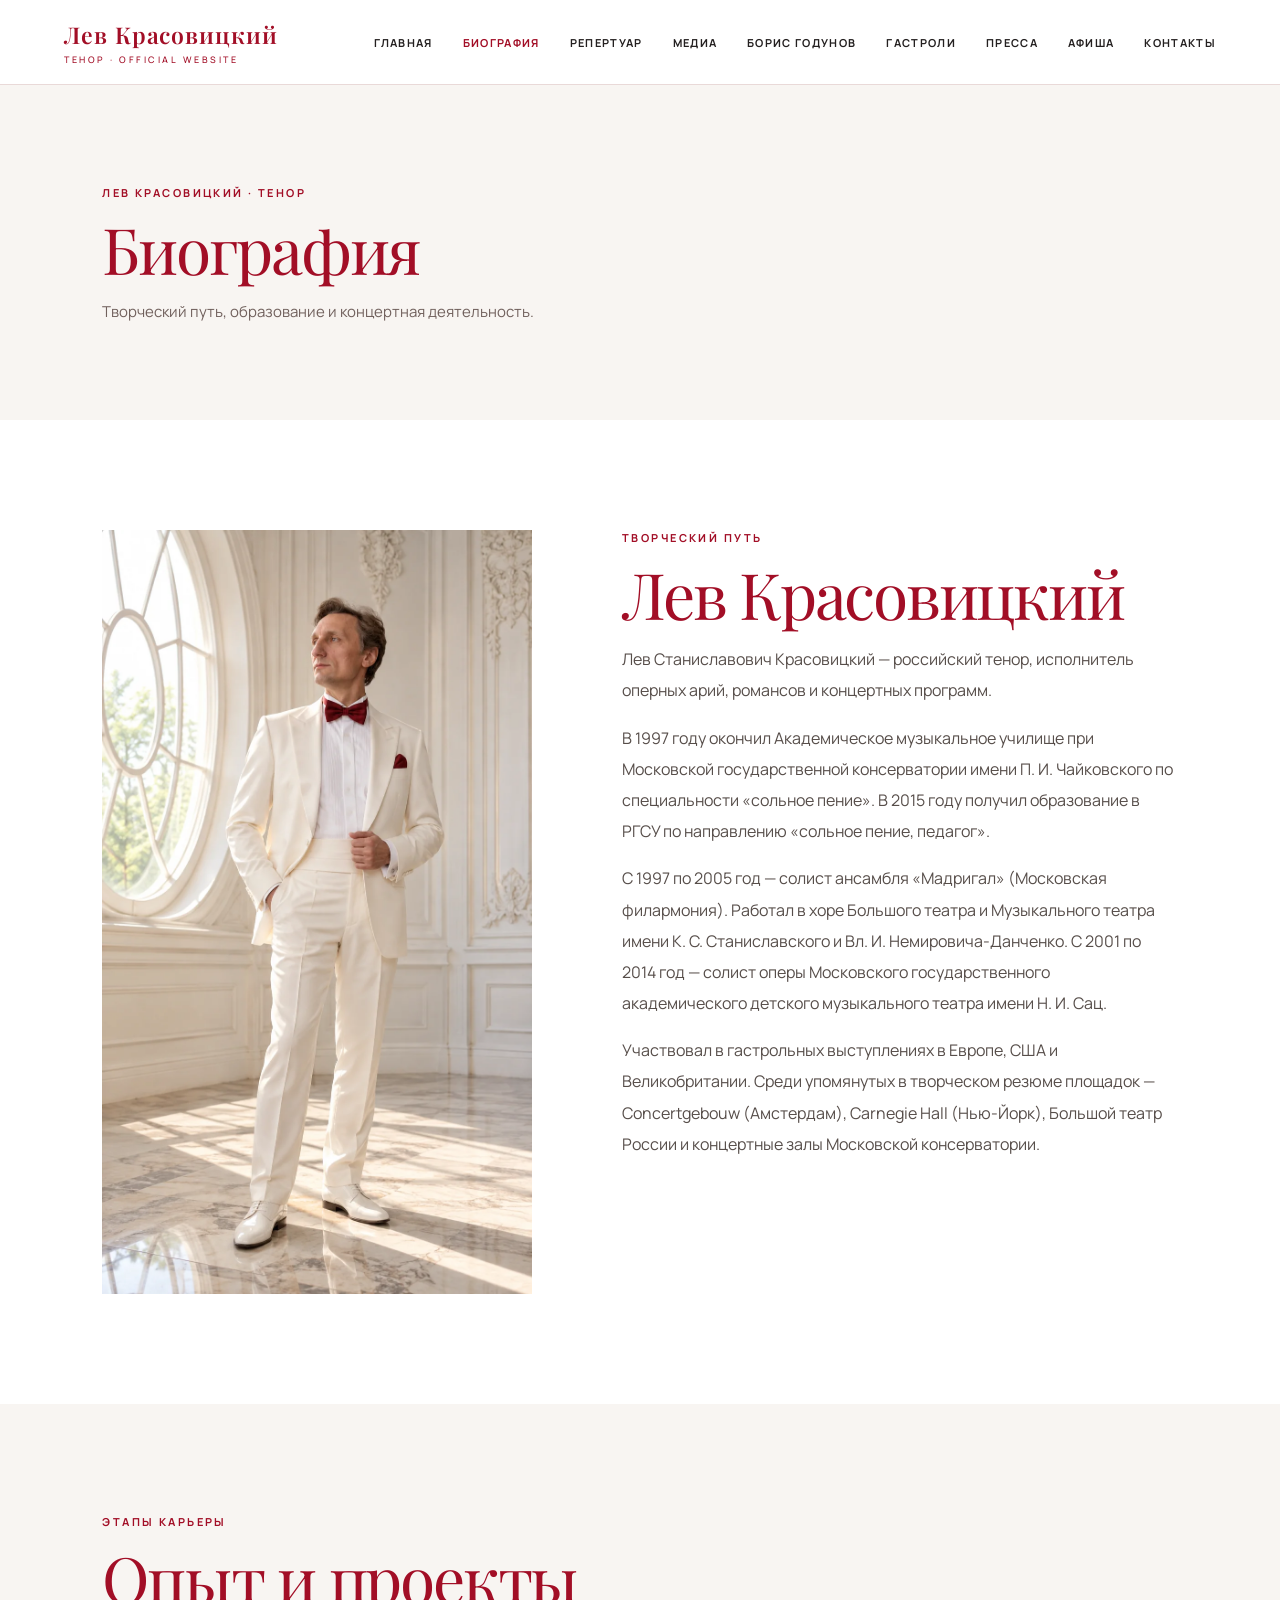
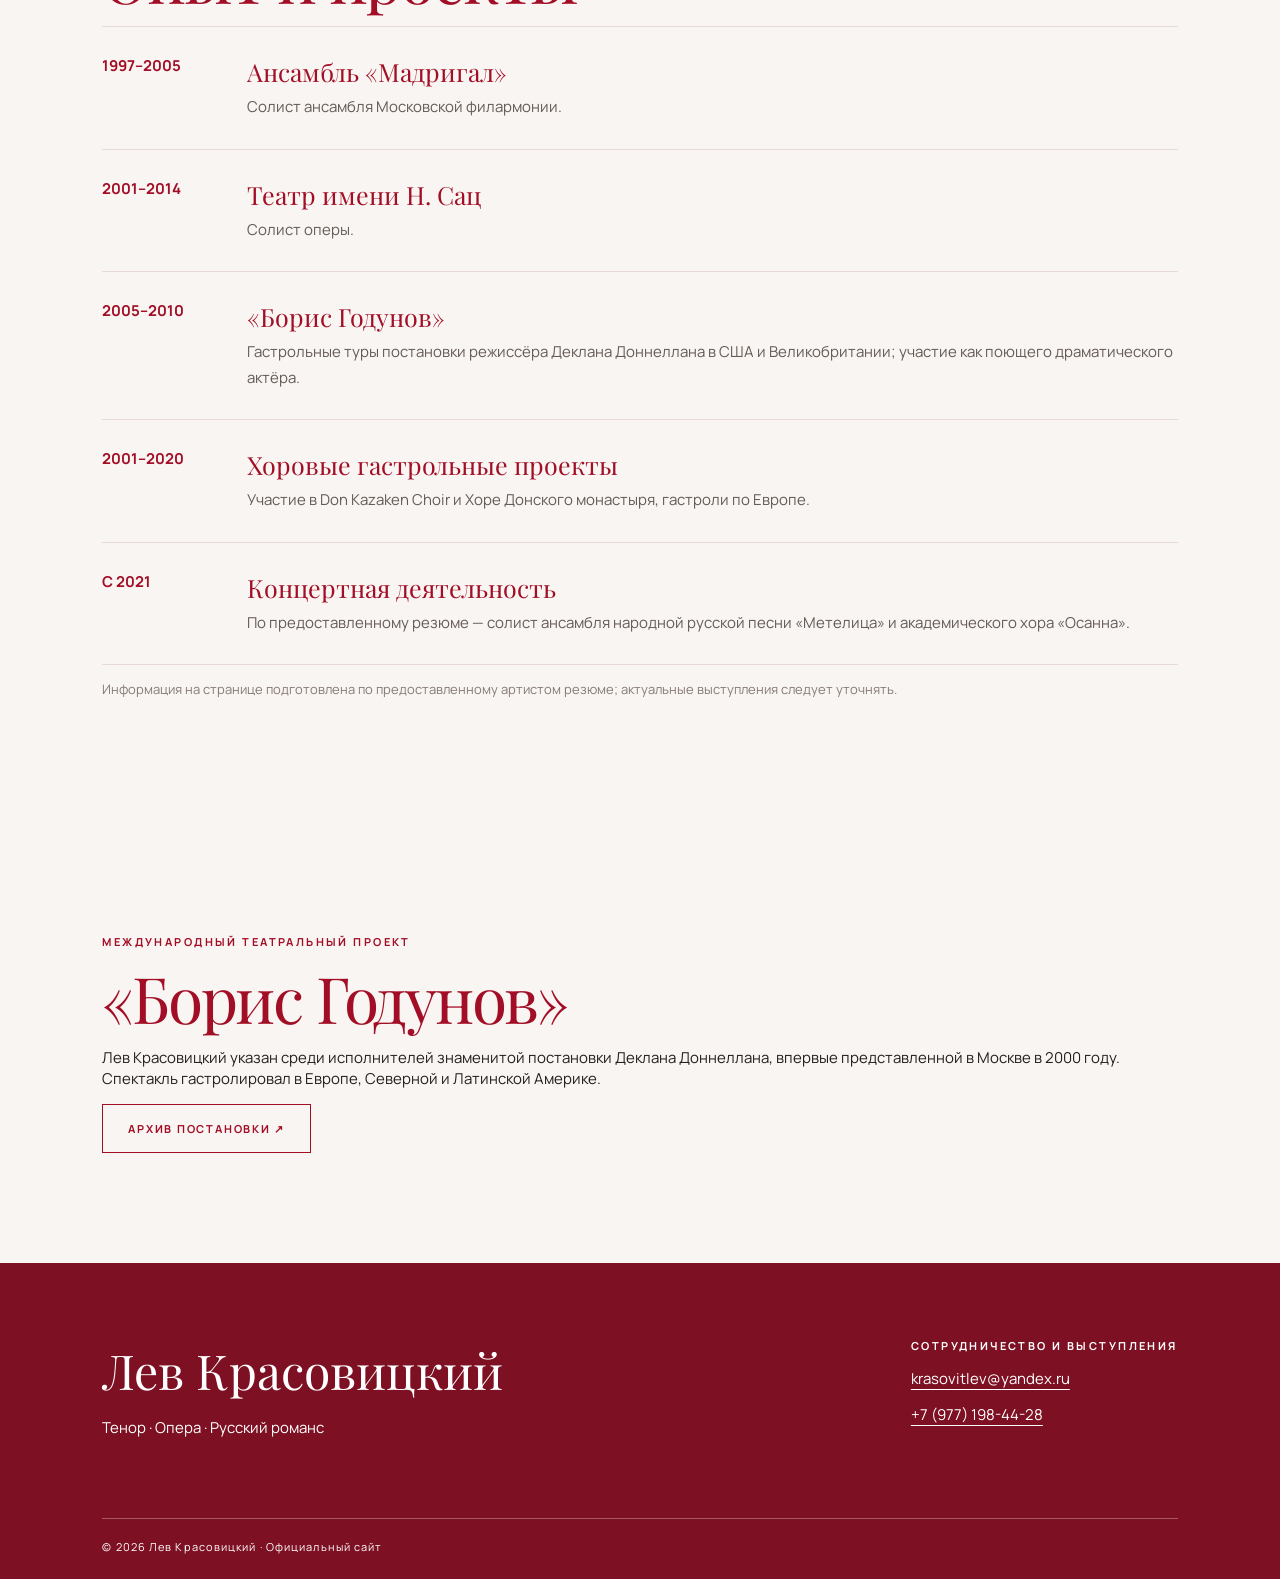
<file: about.html>
<!DOCTYPE html>
<html lang="ru"><head><meta charset="utf-8"/><meta content="width=device-width, initial-scale=1" name="viewport"/><meta content="#a20e26" name="theme-color"/><meta content="Лев Красовицкий — тенор. Опера, русский романс, концертные программы. Биография, репертуар, видео и контакты." name="description"/><title>Лев Красовицкий — тенор | Официальный сайт</title><link href="assets/css/site.css" rel="stylesheet"/></head><body><div class="preloader"><div>Лев Красовицкий<small>Тенор · Официальный сайт</small></div></div><header class="site-header"><a class="brand" href="index.html">Лев Красовицкий<small>Тенор · Official website</small></a><button aria-expanded="false" aria-label="Открыть меню" class="menu-button" type="button">☰</button><nav aria-label="Главное меню" class="nav"><a class="" href="index.html">Главная</a><a class="active" href="about.html">Биография</a><a class="" href="repertoire.html">Репертуар</a><a class="" href="media.html">Медиа</a><a href="godunov.html">Борис Годунов</a><a href="tours.html">Гастроли</a><a class="" href="press.html">Пресса</a><a class="" href="schedule.html">Афиша</a><a class="" href="contacts.html">Контакты</a></nav></header><main><div class="page-hero"><div class="eyebrow">Лев Красовицкий · Тенор</div><h1>Биография</h1><p>Творческий путь, образование и концертная деятельность.</p></div><section class="section two-col"><img alt="Лев Красовицкий" src="assets/img/white-full.webp"/><div class="prose"><div class="eyebrow">Творческий путь</div><h2>Лев Красовицкий</h2><p>Лев Станиславович Красовицкий — российский тенор, исполнитель оперных арий, романсов и концертных программ.</p><p>В 1997 году окончил Академическое музыкальное училище при Московской государственной консерватории имени П. И. Чайковского по специальности «сольное пение». В 2015 году получил образование в РГСУ по направлению «сольное пение, педагог».</p><p>С 1997 по 2005 год — солист ансамбля «Мадригал» (Московская филармония). Работал в хоре Большого театра и Музыкального театра имени К. С. Станиславского и Вл. И. Немировича-Данченко. С 2001 по 2014 год — солист оперы Московского государственного академического детского музыкального театра имени Н. И. Сац.</p><p>Участвовал в гастрольных выступлениях в Европе, США и Великобритании. Среди упомянутых в творческом резюме площадок — Concertgebouw (Амстердам), Carnegie Hall (Нью-Йорк), Большой театр России и концертные залы Московской консерватории.</p></div></section><section class="section light"><div class="eyebrow">Этапы карьеры</div><h2>Опыт и проекты</h2><div class="timeline"><div class="timeline-item"><strong>1997–2005</strong><div><h3>Ансамбль «Мадригал»</h3><p>Солист ансамбля Московской филармонии.</p></div></div><div class="timeline-item"><strong>2001–2014</strong><div><h3>Театр имени Н. Сац</h3><p>Солист оперы.</p></div></div><div class="timeline-item"><strong>2005–2010</strong><div><h3>«Борис Годунов»</h3><p>Гастрольные туры постановки режиссёра Деклана Доннеллана в США и Великобритании; участие как поющего драматического актёра.</p></div></div><div class="timeline-item"><strong>2001–2020</strong><div><h3>Хоровые гастрольные проекты</h3><p>Участие в Don Kazaken Choir и Хоре Донского монастыря, гастроли по Европе.</p></div></div><div class="timeline-item"><strong>С 2021</strong><div><h3>Концертная деятельность</h3><p>По предоставленному резюме — солист ансамбля народной русской песни «Метелица» и академического хора «Осанна».</p></div></div></div><p class="note">Информация на странице подготовлена по предоставленному артистом резюме; актуальные выступления следует уточнять.</p></section><section class="section light"><div class="eyebrow">Международный театральный проект</div><h2>«Борис Годунов»</h2><p>Лев Красовицкий указан среди исполнителей знаменитой постановки Деклана Доннеллана, впервые представленной в Москве в 2000 году. Спектакль гастролировал в Европе, Северной и Латинской Америке.</p><a class="btn outline" href="godunov.html">Архив постановки ↗</a></section></main><footer class="footer"><div class="footer-grid"><div><h2>Лев Красовицкий</h2><p>Тенор · Опера · Русский романс</p></div><div><div class="eyebrow" style="color:white">Сотрудничество и выступления</div><p><a href="mailto:krasovitlev@yandex.ru">krasovitlev@yandex.ru</a></p><p><a href="tel:+79771984428">+7 (977) 198-44-28</a></p></div></div><div class="copyright">© 2026 Лев Красовицкий · Официальный сайт</div></footer><script src="assets/js/site.js"></script></body></html>
</file>
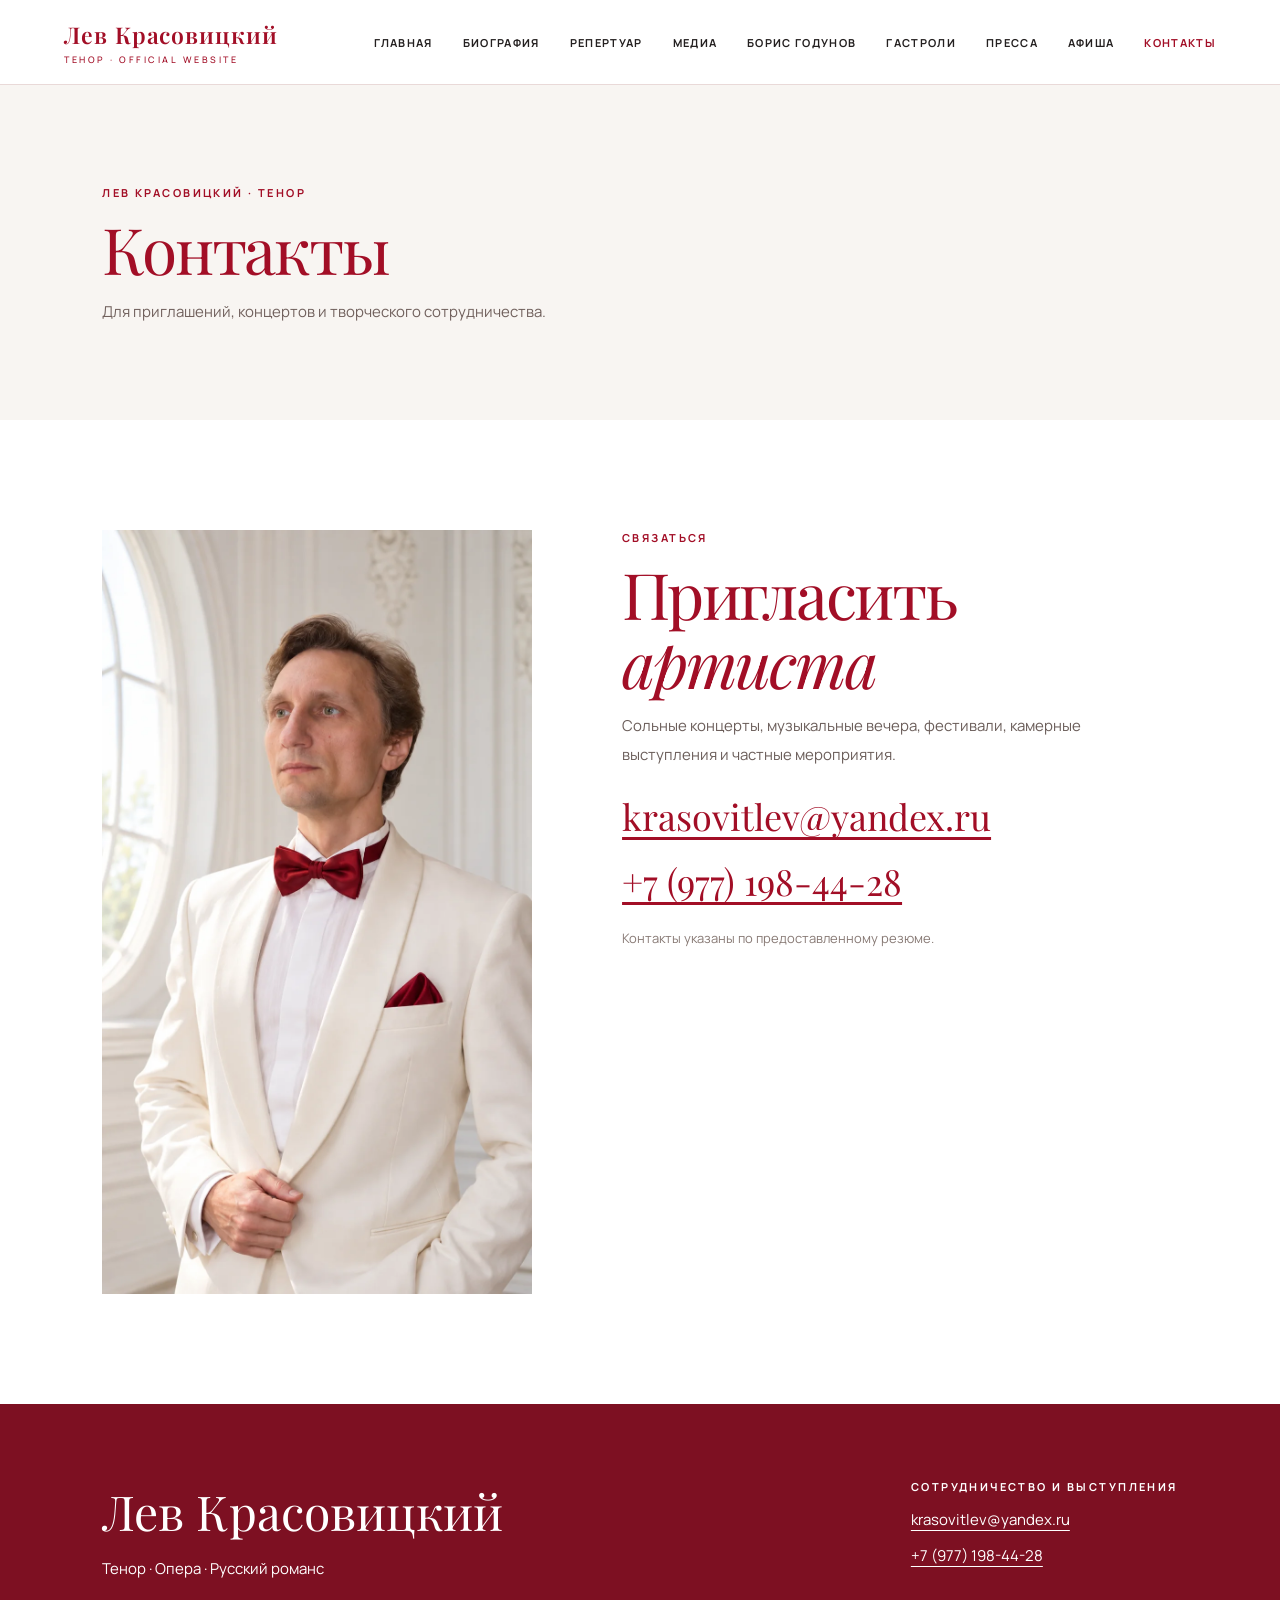
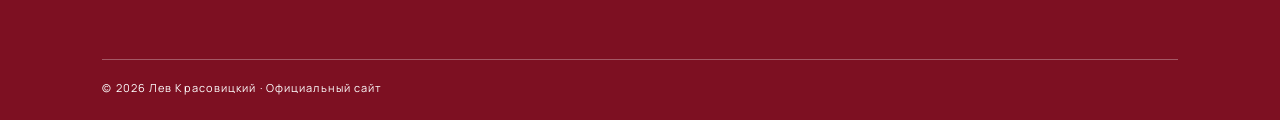
<file: contacts.html>
<!DOCTYPE html>
<html lang="ru"><head><meta charset="utf-8"/><meta content="width=device-width, initial-scale=1" name="viewport"/><meta content="#a20e26" name="theme-color"/><meta content="Лев Красовицкий — тенор. Опера, русский романс, концертные программы. Биография, репертуар, видео и контакты." name="description"/><title>Лев Красовицкий — тенор | Официальный сайт</title><link href="assets/css/site.css" rel="stylesheet"/></head><body><div class="preloader"><div>Лев Красовицкий<small>Тенор · Официальный сайт</small></div></div><header class="site-header"><a class="brand" href="index.html">Лев Красовицкий<small>Тенор · Official website</small></a><button aria-expanded="false" aria-label="Открыть меню" class="menu-button" type="button">☰</button><nav aria-label="Главное меню" class="nav"><a class="" href="index.html">Главная</a><a class="" href="about.html">Биография</a><a class="" href="repertoire.html">Репертуар</a><a class="" href="media.html">Медиа</a><a href="godunov.html">Борис Годунов</a><a href="tours.html">Гастроли</a><a class="" href="press.html">Пресса</a><a class="" href="schedule.html">Афиша</a><a class="active" href="contacts.html">Контакты</a></nav></header><main><div class="page-hero"><div class="eyebrow">Лев Красовицкий · Тенор</div><h1>Контакты</h1><p>Для приглашений, концертов и творческого сотрудничества.</p></div><section class="section two-col"><div><img alt="Лев Красовицкий" src="assets/img/white-close.webp"/></div><div><div class="eyebrow">Связаться</div><h2>Пригласить<br/><em>артиста</em></h2><p style="line-height:1.9;color:#6b5e5a">Сольные концерты, музыкальные вечера, фестивали, камерные выступления и частные мероприятия.</p><div class="contact-list"><div><a href="mailto:krasovitlev@yandex.ru">krasovitlev@yandex.ru</a></div><div><a href="tel:+79771984428">+7 (977) 198-44-28</a></div></div><p class="note">Контакты указаны по предоставленному резюме.</p></div></section></main><footer class="footer"><div class="footer-grid"><div><h2>Лев Красовицкий</h2><p>Тенор · Опера · Русский романс</p></div><div><div class="eyebrow" style="color:white">Сотрудничество и выступления</div><p><a href="mailto:krasovitlev@yandex.ru">krasovitlev@yandex.ru</a></p><p><a href="tel:+79771984428">+7 (977) 198-44-28</a></p></div></div><div class="copyright">© 2026 Лев Красовицкий · Официальный сайт</div></footer><script src="assets/js/site.js"></script></body></html>
</file>
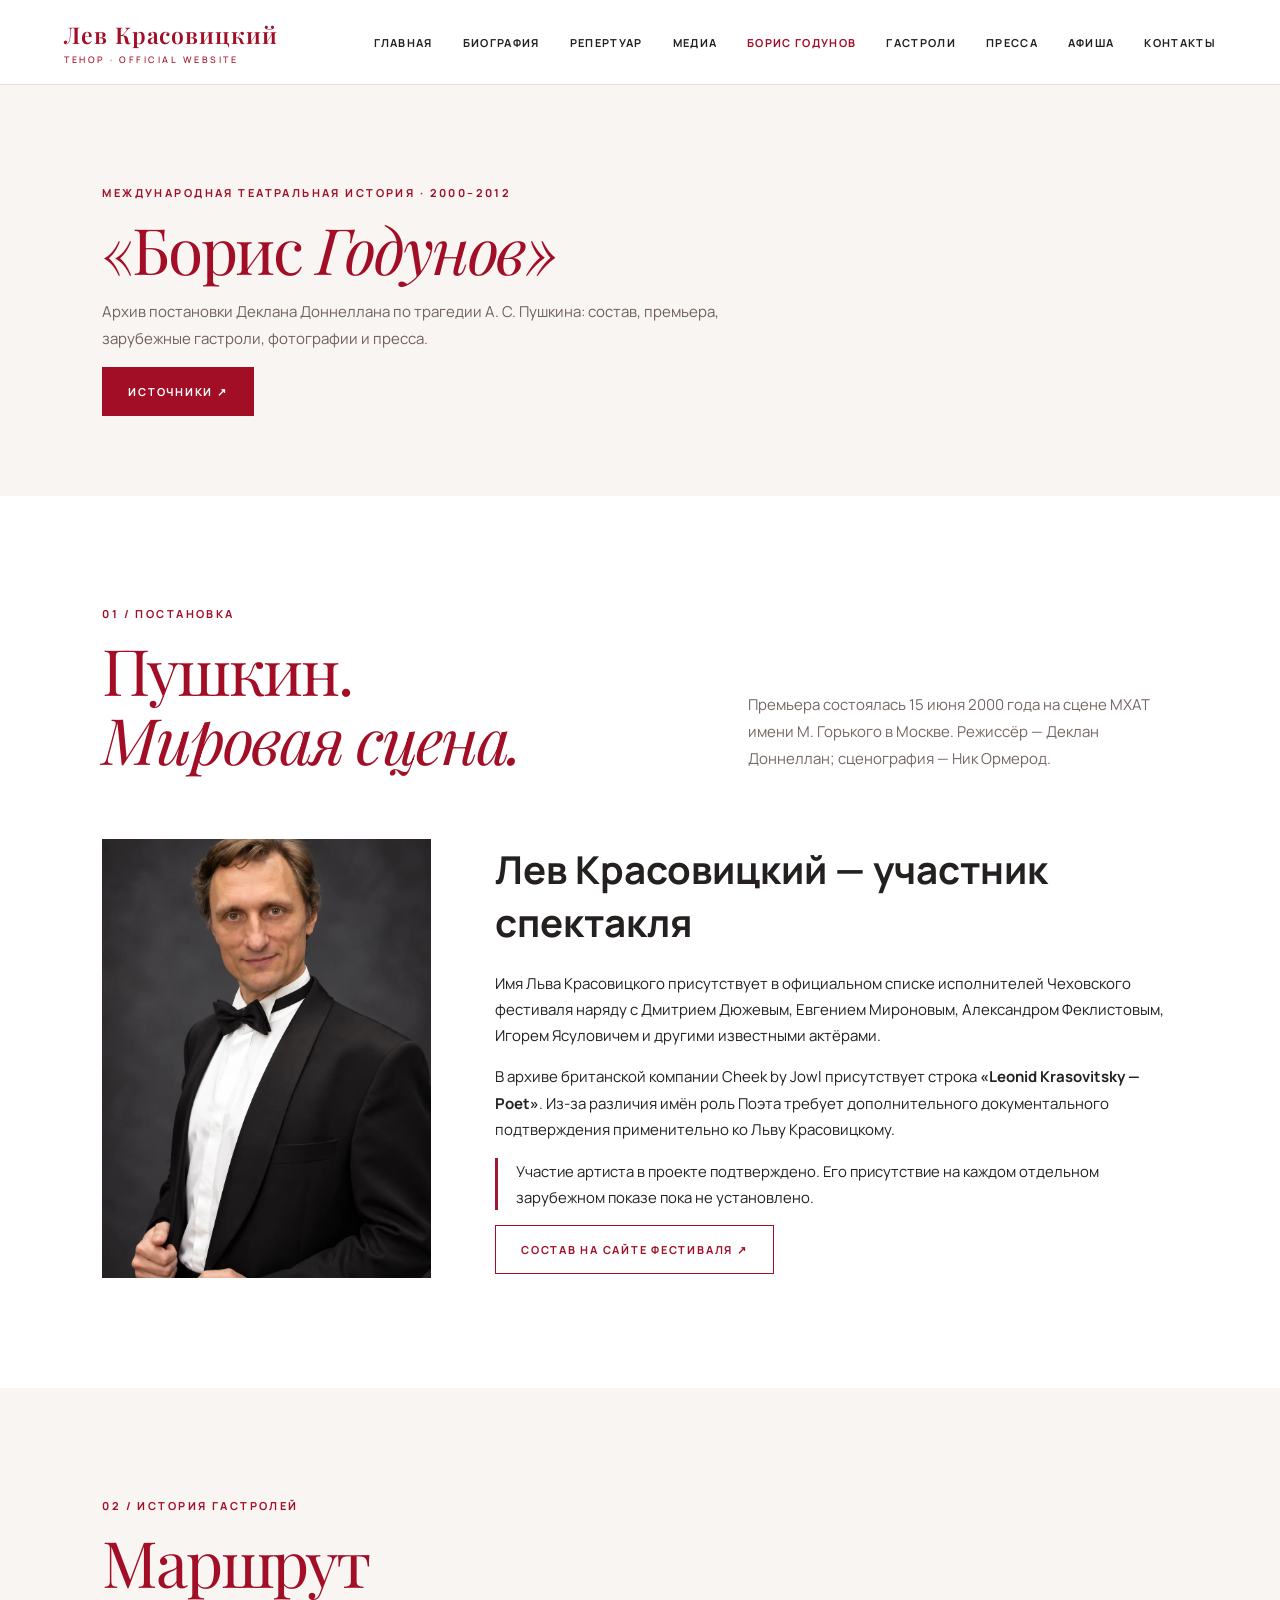
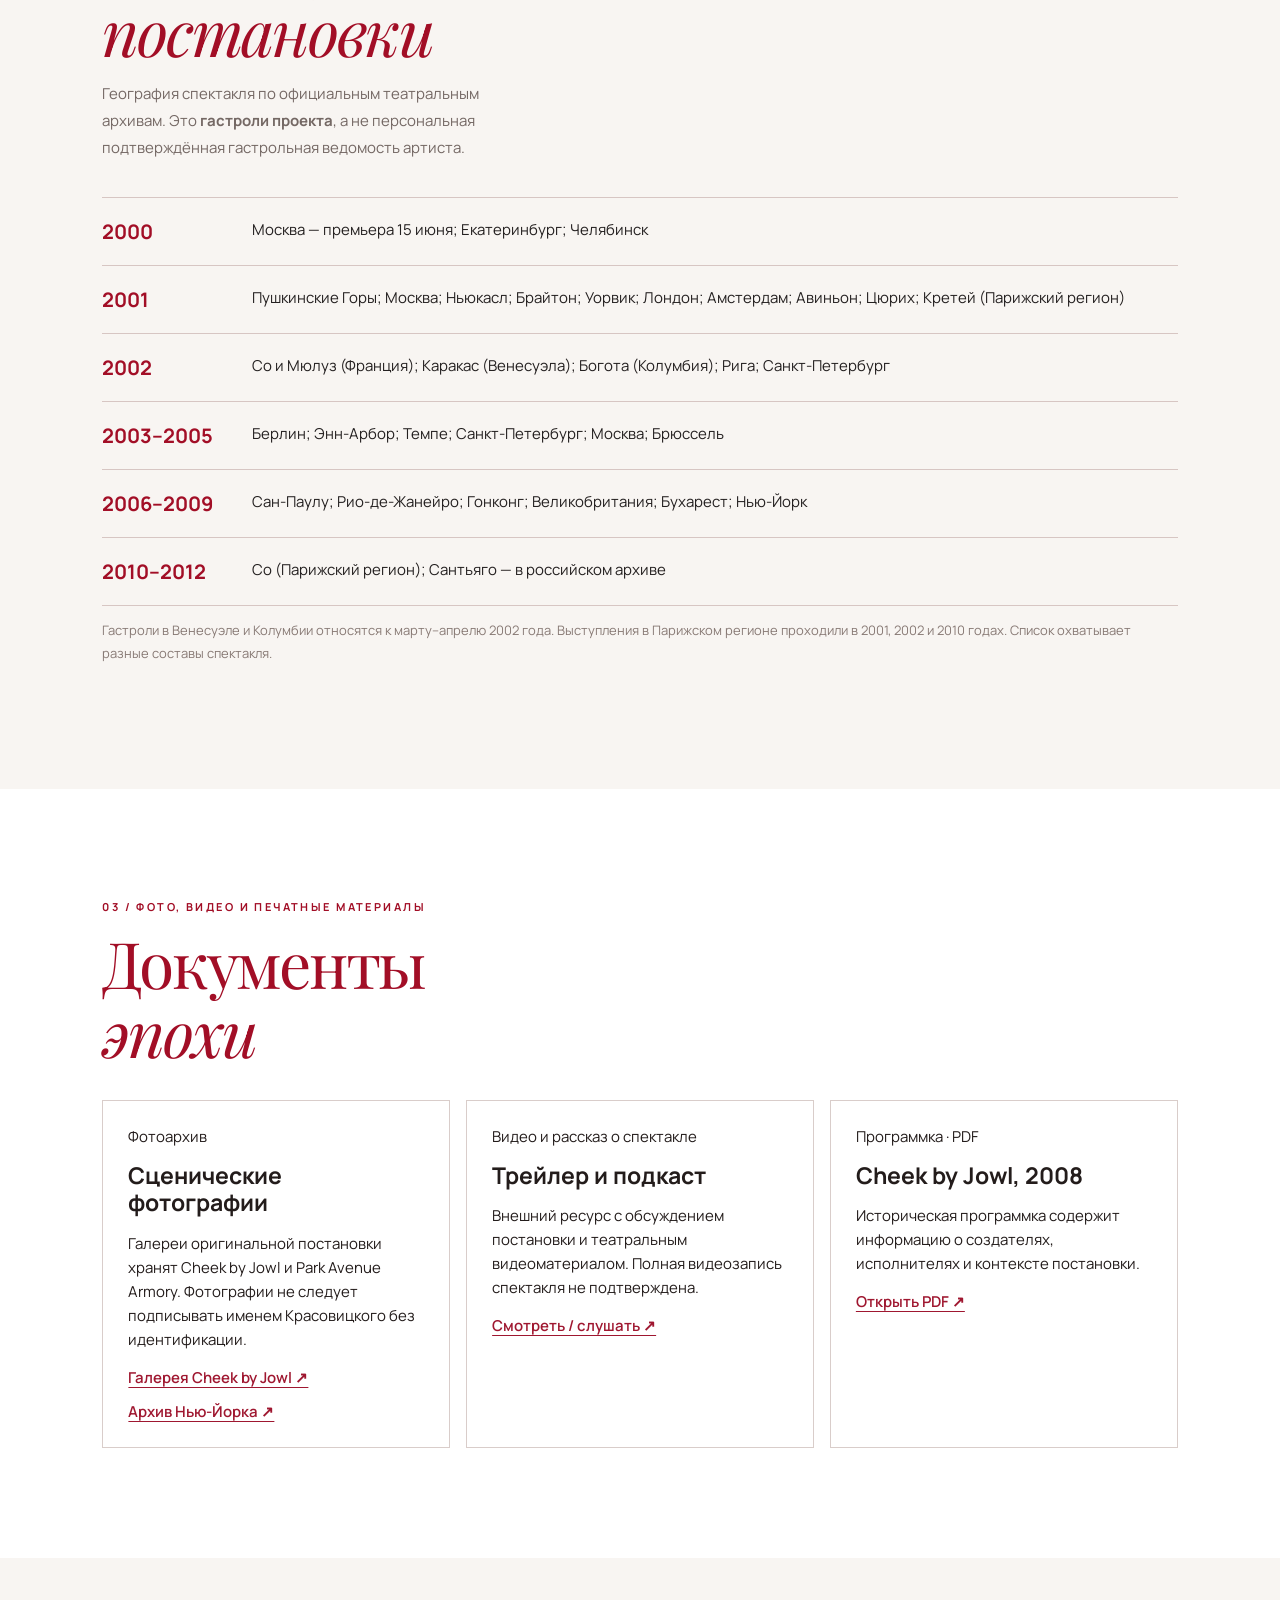
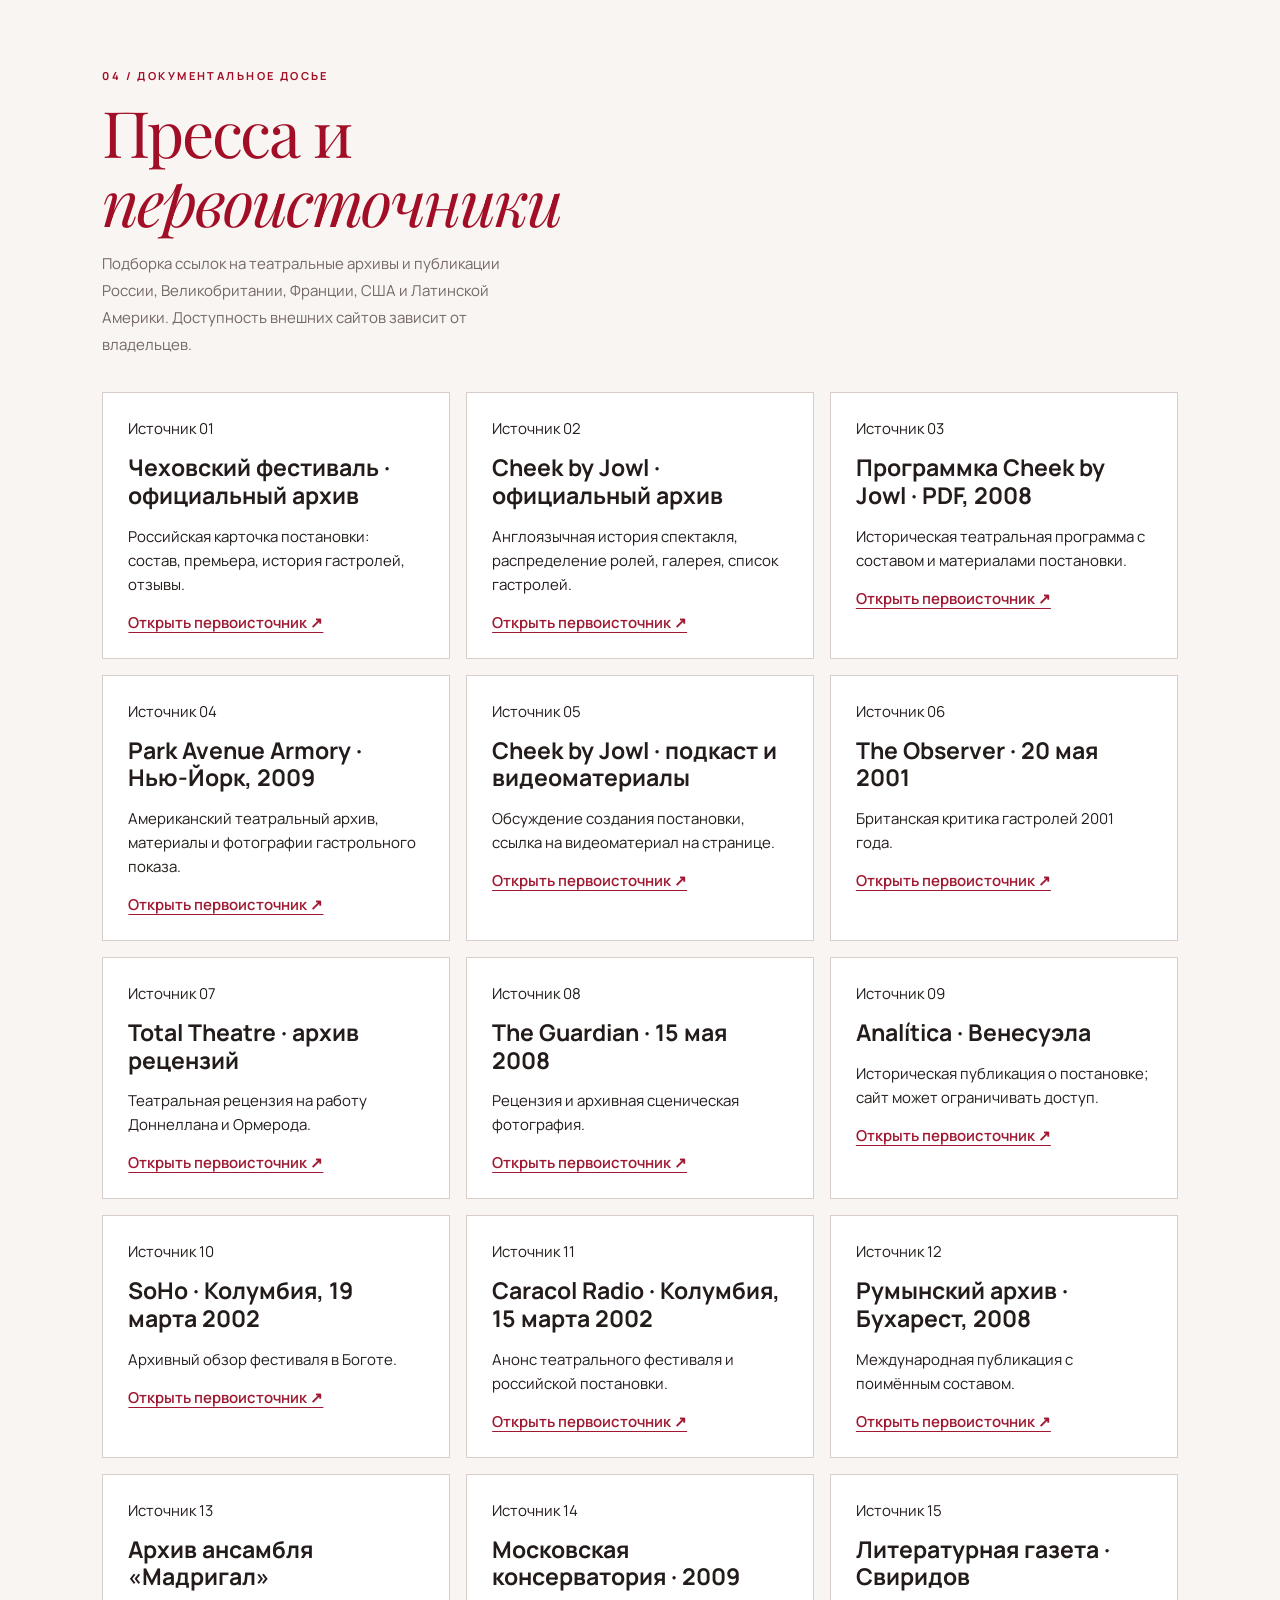
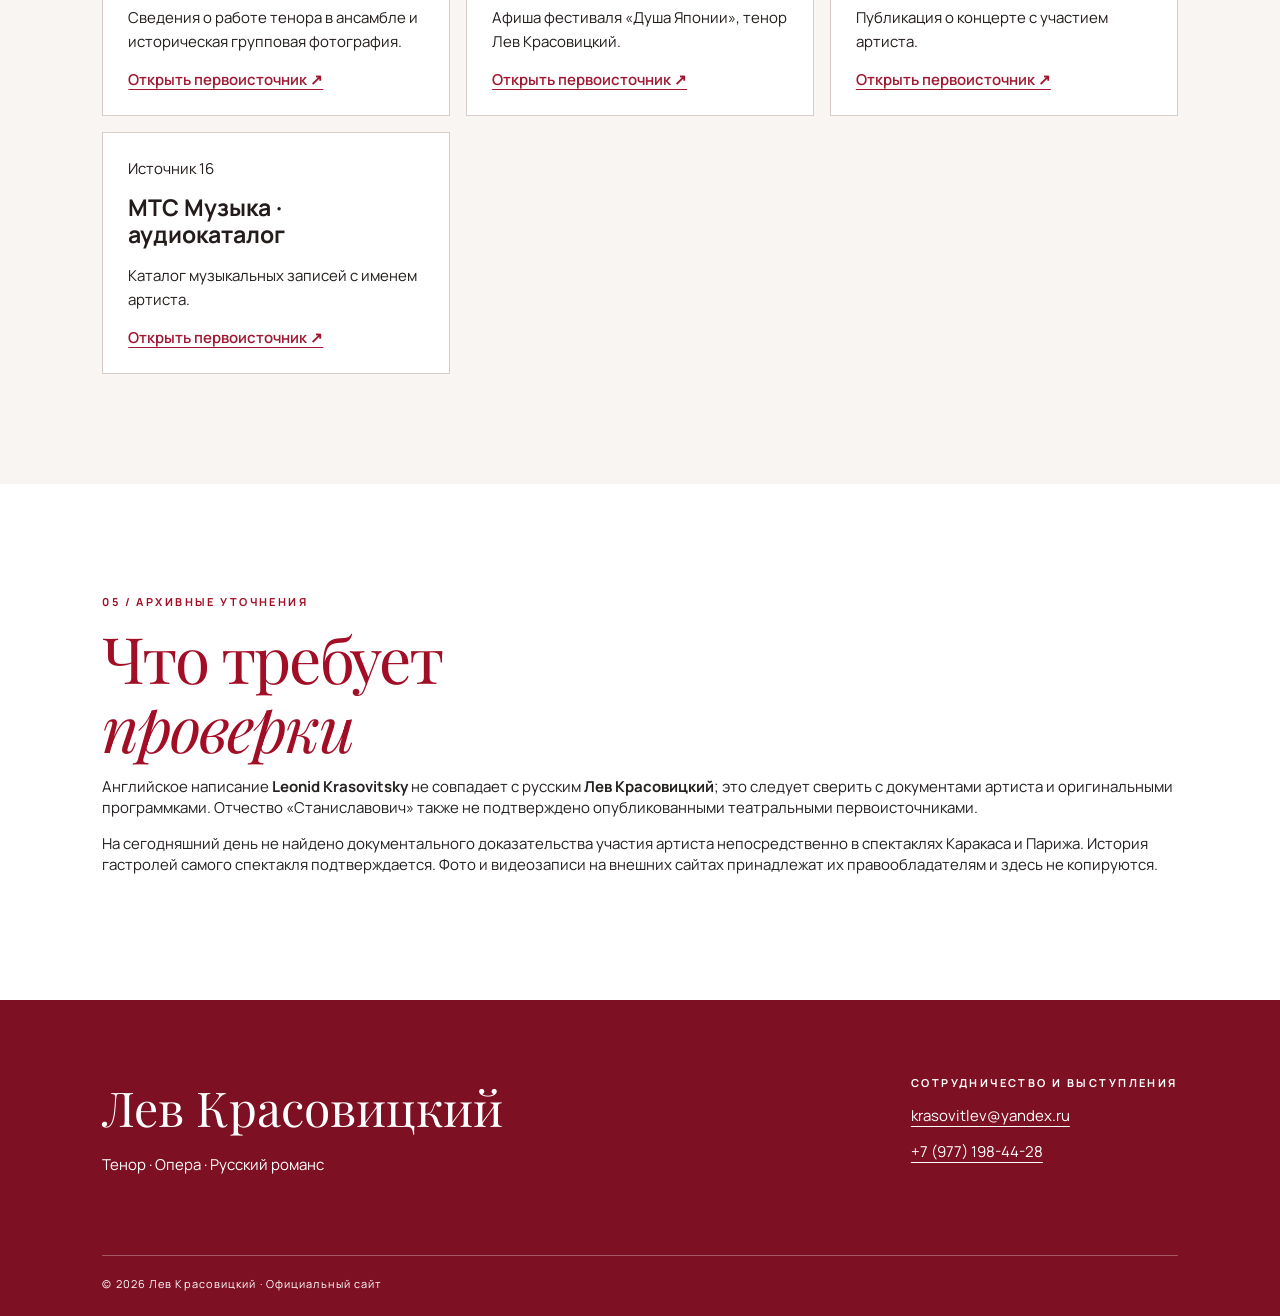
<file: godunov.html>
<!DOCTYPE html>
<html lang="ru"><head><meta charset="utf-8"/><meta content="width=device-width, initial-scale=1" name="viewport"/><meta content="#a20e26" name="theme-color"/><meta content="Лев Красовицкий и международный спектакль Борис Годунов: архив постановки Деклана Доннеллана, гастроли, пресса, фото, видео, программки." name="description"/><title>Борис Годунов — международный архив | Лев Красовицкий</title><link href="assets/css/site.css" rel="stylesheet"/></head><body><div class="preloader"><div>Лев Красовицкий<small>Тенор · Официальный сайт</small></div></div><header class="site-header"><a class="brand" href="index.html">Лев Красовицкий<small>Тенор · Official website</small></a><button aria-expanded="false" aria-label="Открыть меню" class="menu-button" type="button">☰</button><nav aria-label="Главное меню" class="nav"><a class="" href="index.html">Главная</a><a class="" href="about.html">Биография</a><a class="" href="repertoire.html">Репертуар</a><a class="" href="media.html">Медиа</a><a class="active" href="godunov.html">Борис Годунов</a><a href="tours.html">Гастроли</a><a class="" href="press.html">Пресса</a><a class="" href="schedule.html">Афиша</a><a class="" href="contacts.html">Контакты</a></nav></header><main><div class="page-hero"><div class="eyebrow">Международная театральная история · 2000–2012</div><h1>«Борис <em>Годунов»</em></h1><p>Архив постановки Деклана Доннеллана по трагедии А. С. Пушкина: состав, премьера, зарубежные гастроли, фотографии и пресса.</p><a class="btn" href="#sources">Источники ↗</a></div>
<section class="section"><div class="section-intro"><div><div class="eyebrow">01 / Постановка</div><h2>Пушкин.<br/><em>Мировая сцена.</em></h2></div><p class="section-desc">Премьера состоялась 15 июня 2000 года на сцене МХАТ имени М. Горького в Москве. Режиссёр — Деклан Доннеллан; сценография — Ник Ормерод.</p></div><div class="archive-feature"><div><img alt="Лев Красовицкий — портрет" src="assets/img/black-portrait.webp"/></div><div><h3>Лев Красовицкий — участник спектакля</h3><p>Имя Льва Красовицкого присутствует в официальном списке исполнителей Чеховского фестиваля наряду с Дмитрием Дюжевым, Евгением Мироновым, Александром Феклистовым, Игорем Ясуловичем и другими известными актёрами.</p><p>В архиве британской компании Cheek by Jowl присутствует строка <strong>«Leonid Krasovitsky — Poet»</strong>. Из-за различия имён роль Поэта требует дополнительного документального подтверждения применительно ко Льву Красовицкому.</p><p class="archive-notice">Участие артиста в проекте подтверждено. Его присутствие на каждом отдельном зарубежном показе пока не установлено.</p><a class="btn outline" href="https://chekhovfest.ru/festival/projects/performances/boris-godunov/" rel="noopener noreferrer" target="_blank">Состав на сайте фестиваля ↗</a></div></div></section>
<section class="section light"><div class="eyebrow">02 / История гастролей</div><h2>Маршрут<br/><em>постановки</em></h2><p class="section-desc">География спектакля по официальным театральным архивам. Это <strong>гастроли проекта</strong>, а не персональная подтверждённая гастрольная ведомость артиста.</p><div class="archive-timeline"><div class="archive-time"><strong>2000</strong><p>Москва — премьера 15 июня; Екатеринбург; Челябинск</p></div><div class="archive-time"><strong>2001</strong><p>Пушкинские Горы; Москва; Ньюкасл; Брайтон; Уорвик; Лондон; Амстердам; Авиньон; Цюрих; Кретей (Парижский регион)</p></div><div class="archive-time"><strong>2002</strong><p>Со и Мюлуз (Франция); Каракас (Венесуэла); Богота (Колумбия); Рига; Санкт-Петербург</p></div><div class="archive-time"><strong>2003–2005</strong><p>Берлин; Энн-Арбор; Темпе; Санкт-Петербург; Москва; Брюссель</p></div><div class="archive-time"><strong>2006–2009</strong><p>Сан-Паулу; Рио-де-Жанейро; Гонконг; Великобритания; Бухарест; Нью-Йорк</p></div><div class="archive-time"><strong>2010–2012</strong><p>Со (Парижский регион); Сантьяго — в российском архиве</p></div></div><p class="note">Гастроли в Венесуэле и Колумбии относятся к марту–апрелю 2002 года. Выступления в Парижском регионе проходили в 2001, 2002 и 2010 годах. Список охватывает разные составы спектакля.</p></section>
<section class="section"><div class="eyebrow">03 / Фото, видео и печатные материалы</div><h2>Документы<br/><em>эпохи</em></h2><div class="archive-links"><article class="archive-card"><div class="small">Фотоархив</div><h3>Сценические фотографии</h3><p>Галереи оригинальной постановки хранят Cheek by Jowl и Park Avenue Armory. Фотографии не следует подписывать именем Красовицкого без идентификации.</p><a href="https://www.cheekbyjowl.com/productions/boris-godunov/" rel="noopener noreferrer" target="_blank">Галерея Cheek by Jowl ↗</a><a href="https://www.armoryonpark.org/season-events/2009-season/boris-godunov/" rel="noopener noreferrer" target="_blank">Архив Нью-Йорка ↗</a></article><article class="archive-card"><div class="small">Видео и рассказ о спектакле</div><h3>Трейлер и подкаст</h3><p>Внешний ресурс с обсуждением постановки и театральным видеоматериалом. Полная видеозапись спектакля не подтверждена.</p><a href="https://www.cheekbyjowl.com/podcast/s2-episode-7-boris-godunov/" rel="noopener noreferrer" target="_blank">Смотреть / слушать ↗</a></article><article class="archive-card"><div class="small">Программка · PDF</div><h3>Cheek by Jowl, 2008</h3><p>Историческая программка содержит информацию о создателях, исполнителях и контексте постановки.</p><a href="https://www.cheekbyjowl.com/wp-content/uploads/2019/02/CbyJ_prog-08-ART-Apr21-single-pages.pdf" rel="noopener noreferrer" target="_blank">Открыть PDF ↗</a></article></div></section>
<section class="section light" id="sources"><div class="eyebrow">04 / Документальное досье</div><h2>Пресса и<br/><em>первоисточники</em></h2><p class="section-desc">Подборка ссылок на театральные архивы и публикации России, Великобритании, Франции, США и Латинской Америки. Доступность внешних сайтов зависит от владельцев.</p><div class="archive-links"><article class="archive-card reveal"><div class="small">Источник 01</div><h3>Чеховский фестиваль · официальный архив</h3><p>Российская карточка постановки: состав, премьера, история гастролей, отзывы.</p><a href="https://chekhovfest.ru/festival/projects/performances/boris-godunov/" rel="noopener noreferrer" target="_blank">Открыть первоисточник ↗</a></article><article class="archive-card reveal"><div class="small">Источник 02</div><h3>Cheek by Jowl · официальный архив</h3><p>Англоязычная история спектакля, распределение ролей, галерея, список гастролей.</p><a href="https://www.cheekbyjowl.com/productions/boris-godunov/" rel="noopener noreferrer" target="_blank">Открыть первоисточник ↗</a></article><article class="archive-card reveal"><div class="small">Источник 03</div><h3>Программка Cheek by Jowl · PDF, 2008</h3><p>Историческая театральная программа с составом и материалами постановки.</p><a href="https://www.cheekbyjowl.com/wp-content/uploads/2019/02/CbyJ_prog-08-ART-Apr21-single-pages.pdf" rel="noopener noreferrer" target="_blank">Открыть первоисточник ↗</a></article><article class="archive-card reveal"><div class="small">Источник 04</div><h3>Park Avenue Armory · Нью-Йорк, 2009</h3><p>Американский театральный архив, материалы и фотографии гастрольного показа.</p><a href="https://www.armoryonpark.org/season-events/2009-season/boris-godunov/" rel="noopener noreferrer" target="_blank">Открыть первоисточник ↗</a></article><article class="archive-card reveal"><div class="small">Источник 05</div><h3>Cheek by Jowl · подкаст и видеоматериалы</h3><p>Обсуждение создания постановки, ссылка на видеоматериал на странице.</p><a href="https://www.cheekbyjowl.com/podcast/s2-episode-7-boris-godunov/" rel="noopener noreferrer" target="_blank">Открыть первоисточник ↗</a></article><article class="archive-card reveal"><div class="small">Источник 06</div><h3>The Observer · 20 мая 2001</h3><p>Британская критика гастролей 2001 года.</p><a href="https://www.theguardian.com/theobserver/2001/may/20/features.review37" rel="noopener noreferrer" target="_blank">Открыть первоисточник ↗</a></article><article class="archive-card reveal"><div class="small">Источник 07</div><h3>Total Theatre · архив рецензий</h3><p>Театральная рецензия на работу Доннеллана и Ормерода.</p><a href="https://www.totaltheatre.org.uk/archive/reviews/donnellanormerod-boris-godunov" rel="noopener noreferrer" target="_blank">Открыть первоисточник ↗</a></article><article class="archive-card reveal"><div class="small">Источник 08</div><h3>The Guardian · 15 мая 2008</h3><p>Рецензия и архивная сценическая фотография.</p><a href="https://www.theguardian.com/stage/2008/may/15/theatre" rel="noopener noreferrer" target="_blank">Открыть первоисточник ↗</a></article><article class="archive-card reveal"><div class="small">Источник 09</div><h3>Analítica · Венесуэла</h3><p>Историческая публикация о постановке; сайт может ограничивать доступ.</p><a href="https://www.analitica.com/entretenimiento/rusia-boris-godunov/" rel="noopener noreferrer" target="_blank">Открыть первоисточник ↗</a></article><article class="archive-card reveal"><div class="small">Источник 10</div><h3>SoHo · Колумбия, 19 марта 2002</h3><p>Архивный обзор фестиваля в Боготе.</p><a href="https://www.soho.co/historias/articulo/manos-a-la-obra/4507/" rel="noopener noreferrer" target="_blank">Открыть первоисточник ↗</a></article><article class="archive-card reveal"><div class="small">Источник 11</div><h3>Caracol Radio · Колумбия, 15 марта 2002</h3><p>Анонс театрального фестиваля и российской постановки.</p><a href="https://caracol.com.co/radio/2002/03/15/bogota/1016146800_031907.html" rel="noopener noreferrer" target="_blank">Открыть первоисточник ↗</a></article><article class="archive-card reveal"><div class="small">Источник 12</div><h3>Румынский архив · Бухарест, 2008</h3><p>Международная публикация с поимённым составом.</p><a href="https://agenda.liternet.ro/articol/8118/Comunicat-de-presa/Boris-Godunov-in-Festivalul-Uniunii-Teatrelor-din-Europa-2008.html" rel="noopener noreferrer" target="_blank">Открыть первоисточник ↗</a></article><article class="archive-card reveal"><div class="small">Источник 13</div><h3>Архив ансамбля «Мадригал»</h3><p>Сведения о работе тенора в ансамбле и историческая групповая фотография.</p><a href="https://early-music.narod.ru/perfomer/perfomers/madrigal.htm" rel="noopener noreferrer" target="_blank">Открыть первоисточник ↗</a></article><article class="archive-card reveal"><div class="small">Источник 14</div><h3>Московская консерватория · 2009</h3><p>Афиша фестиваля «Душа Японии», тенор Лев Красовицкий.</p><a href="https://www.mosconsv.ru/en/eventdet/27107" rel="noopener noreferrer" target="_blank">Открыть первоисточник ↗</a></article><article class="archive-card reveal"><div class="small">Источник 15</div><h3>Литературная газета · Свиридов</h3><p>Публикация о концерте с участием артиста.</p><a href="https://lgz.ru/article/samyy-literaturnyy-kompozitor/" rel="noopener noreferrer" target="_blank">Открыть первоисточник ↗</a></article><article class="archive-card reveal"><div class="small">Источник 16</div><h3>МТС Музыка · аудиокаталог</h3><p>Каталог музыкальных записей с именем артиста.</p><a href="https://music.mts.ru/artist/15577587" rel="noopener noreferrer" target="_blank">Открыть первоисточник ↗</a></article></div></section><section class="section"><div class="eyebrow">05 / Архивные уточнения</div><h2>Что требует<br/><em>проверки</em></h2><p>Английское написание <strong>Leonid Krasovitsky</strong> не совпадает с русским <strong>Лев Красовицкий</strong>; это следует сверить с документами артиста и оригинальными программками. Отчество «Станиславович» также не подтверждено опубликованными театральными первоисточниками.</p><p>На сегодняшний день не найдено документального доказательства участия артиста непосредственно в спектаклях Каракаса и Парижа. История гастролей самого спектакля подтверждается. Фото и видеозаписи на внешних сайтах принадлежат их правообладателям и здесь не копируются.</p></section></main><footer class="footer"><div class="footer-grid"><div><h2>Лев Красовицкий</h2><p>Тенор · Опера · Русский романс</p></div><div><div class="eyebrow" style="color:white">Сотрудничество и выступления</div><p><a href="mailto:krasovitlev@yandex.ru">krasovitlev@yandex.ru</a></p><p><a href="tel:+79771984428">+7 (977) 198-44-28</a></p></div></div><div class="copyright">© 2026 Лев Красовицкий · Официальный сайт</div></footer><script src="assets/js/site.js"></script></body></html>
</file>
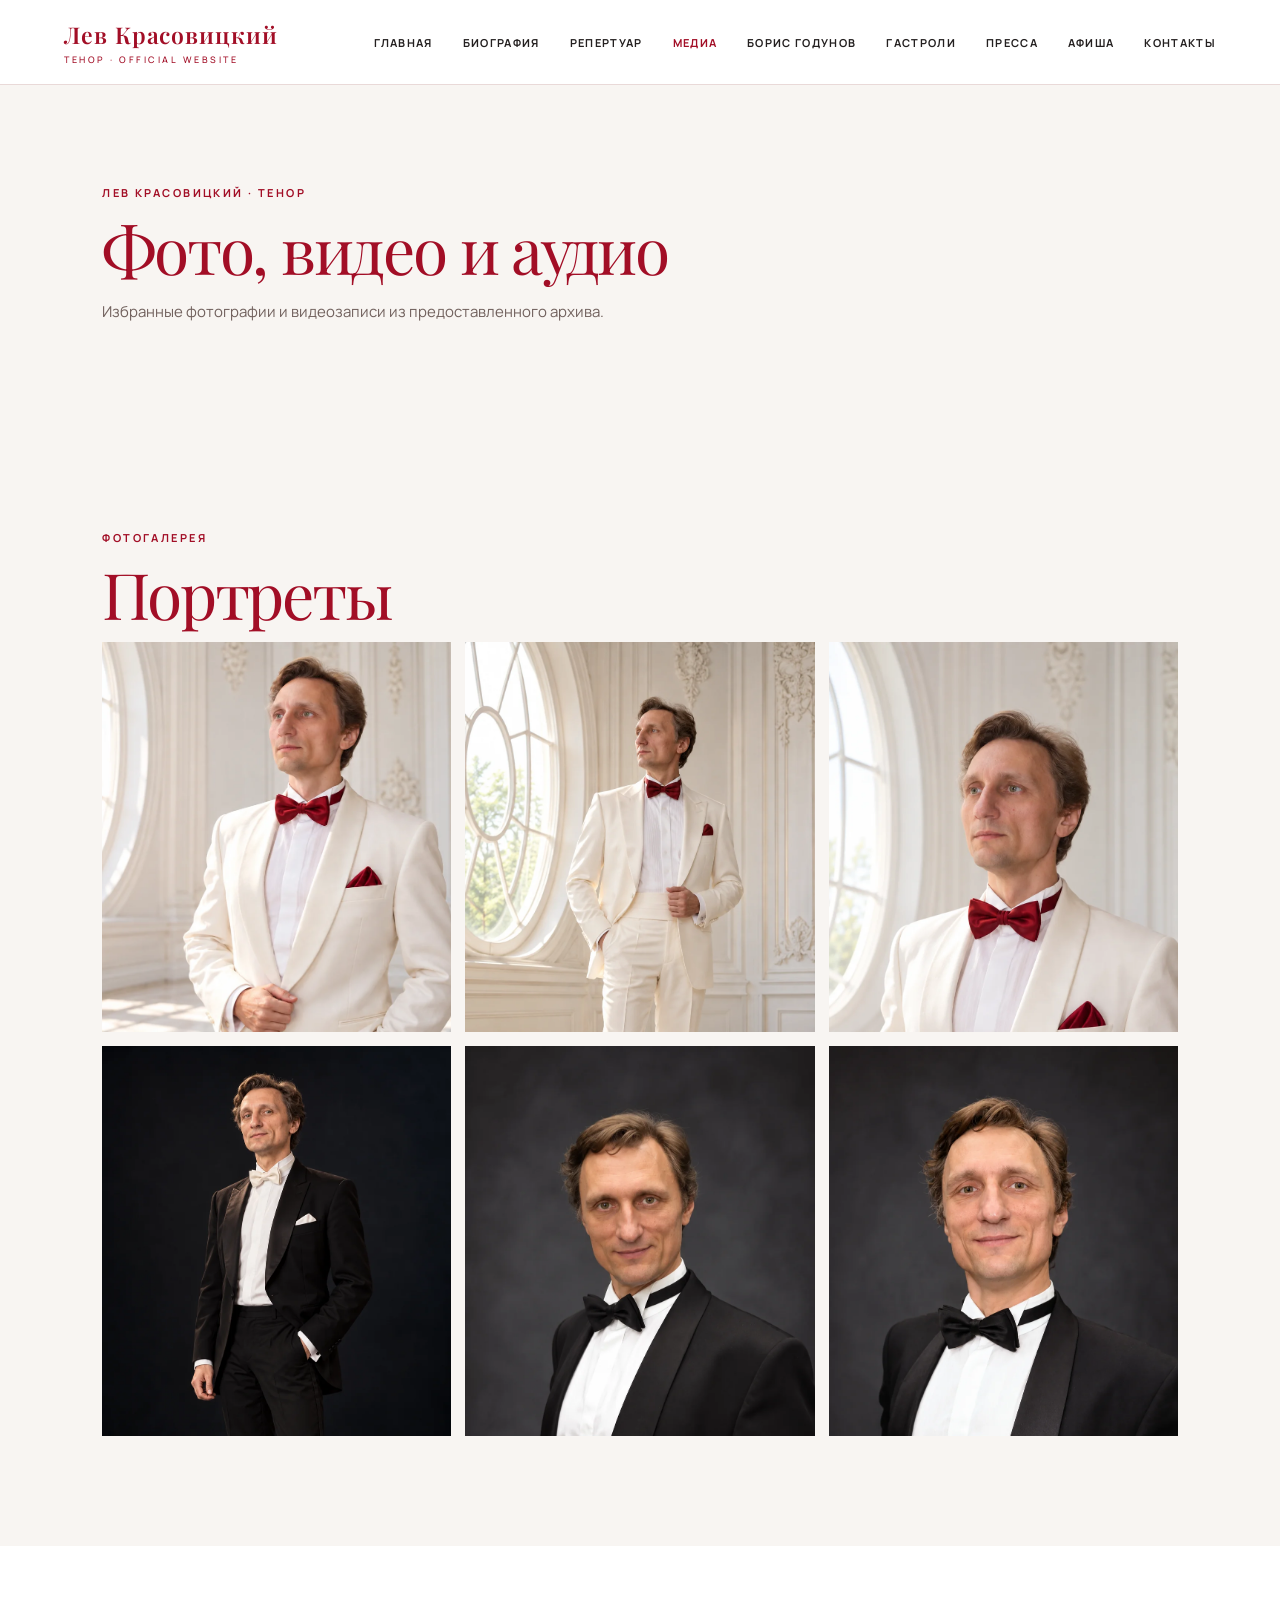
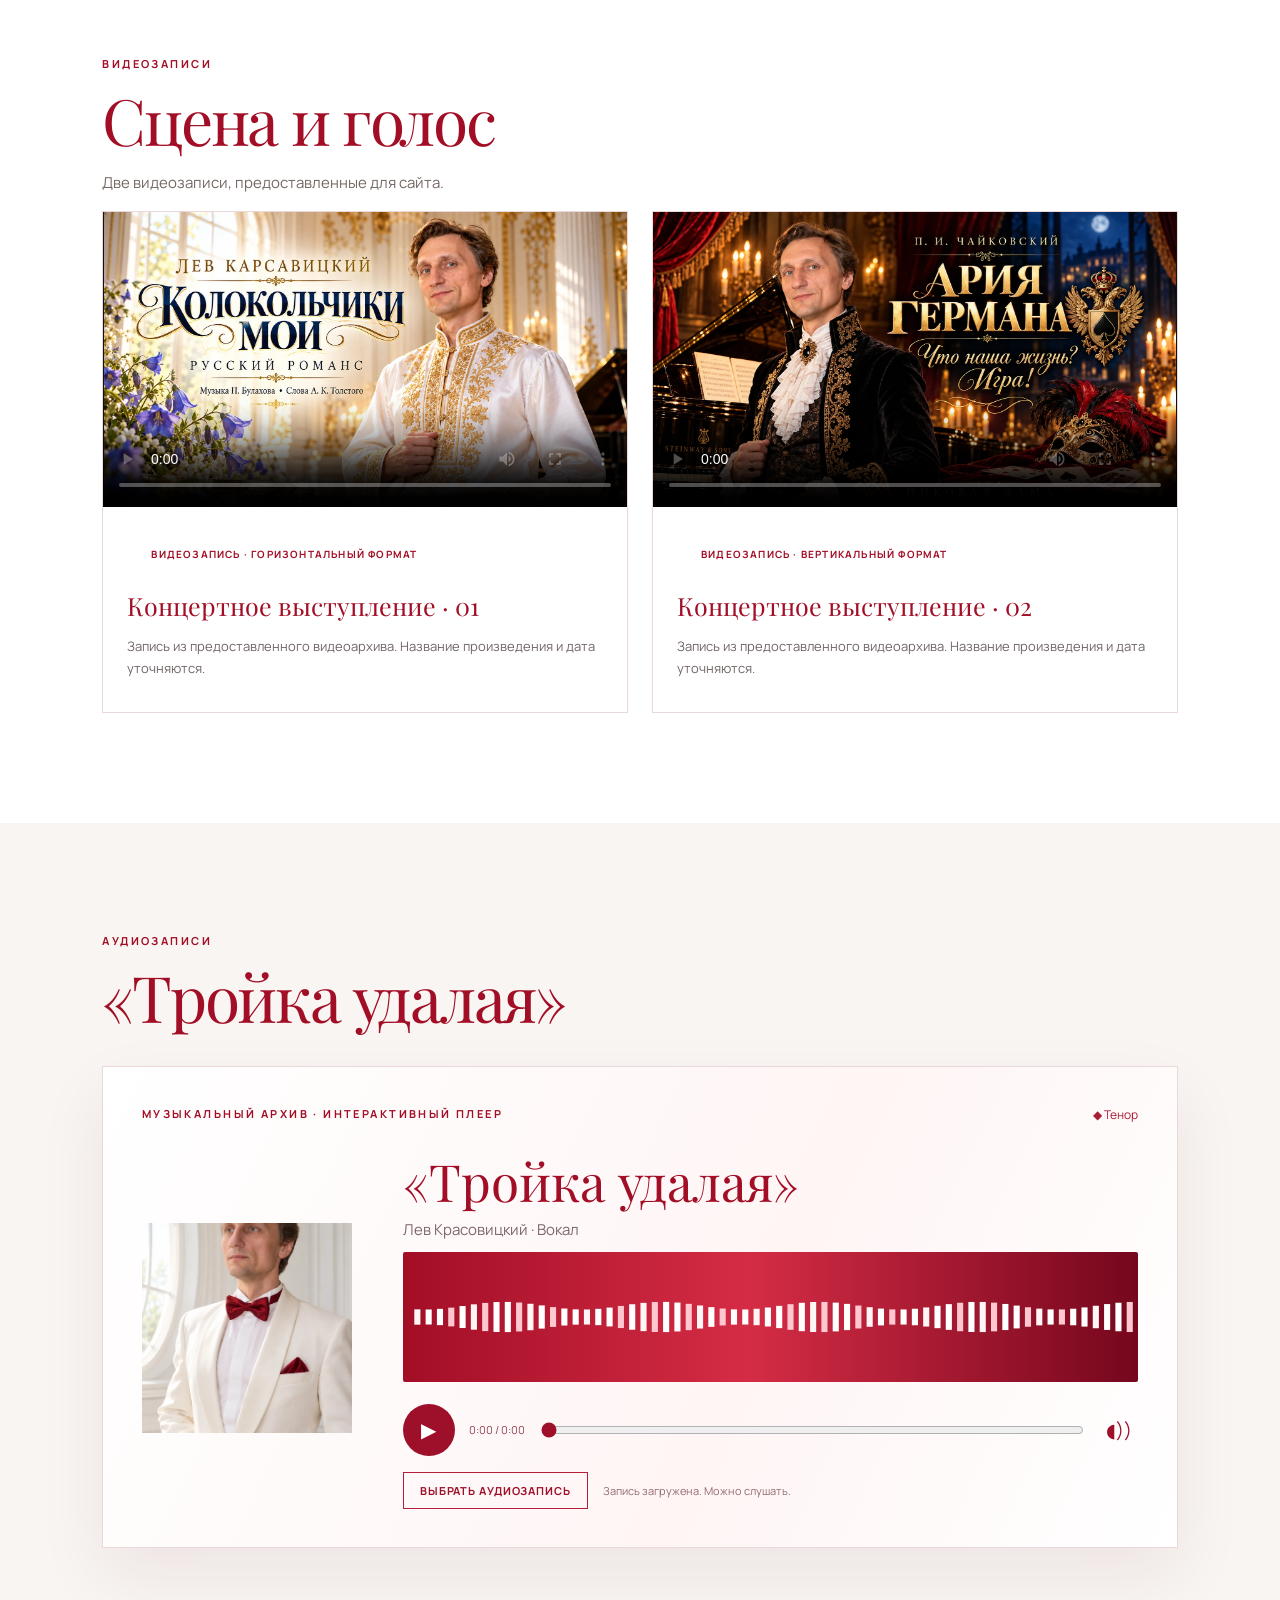
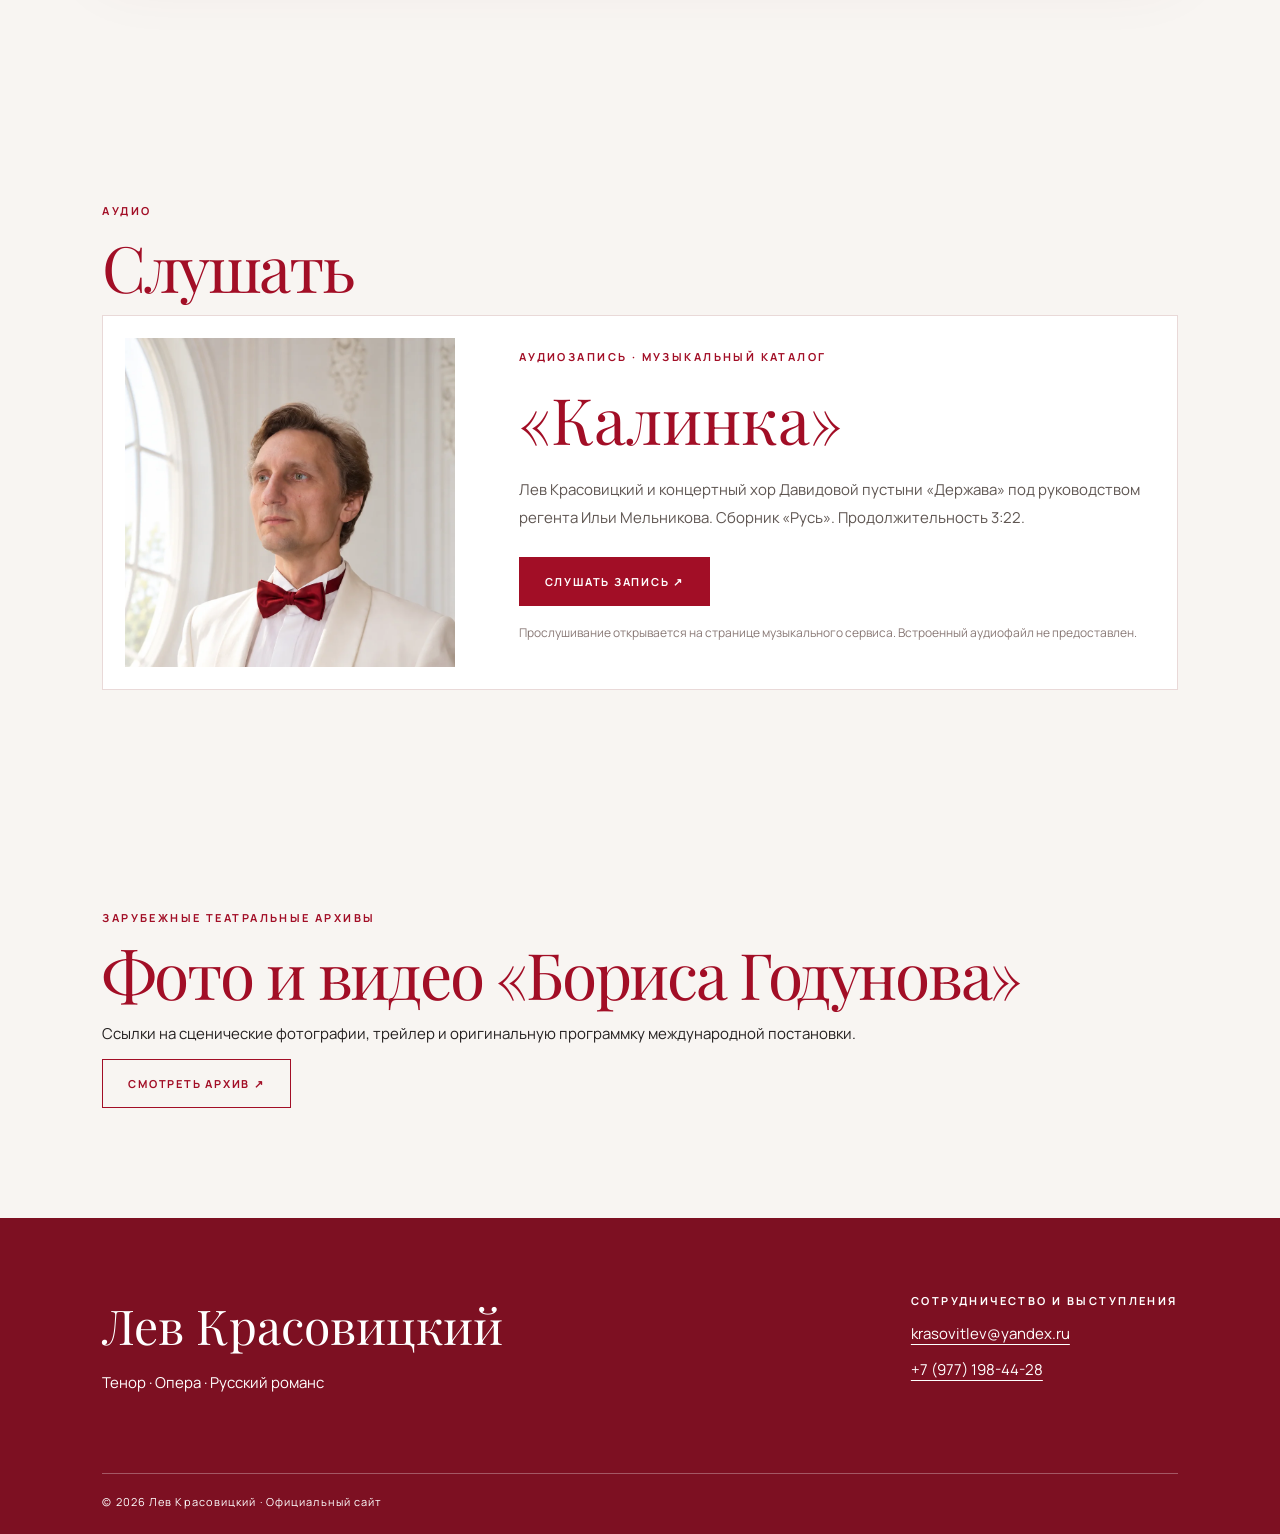
<file: media.html>
<!DOCTYPE html>
<html lang="ru"><head><meta charset="utf-8"/><meta content="width=device-width, initial-scale=1" name="viewport"/><meta content="#a20e26" name="theme-color"/><meta content="Лев Красовицкий — тенор. Опера, русский романс, концертные программы. Биография, репертуар, видео и контакты." name="description"/><title>Лев Красовицкий — тенор | Официальный сайт</title><link href="assets/css/site.css" rel="stylesheet"/><link href="assets/css/tours.css" rel="stylesheet"/></head><body><div class="preloader"><div>Лев Красовицкий<small>Тенор · Официальный сайт</small></div></div><header class="site-header"><a class="brand" href="index.html">Лев Красовицкий<small>Тенор · Official website</small></a><button aria-expanded="false" aria-label="Открыть меню" class="menu-button" type="button">☰</button><nav aria-label="Главное меню" class="nav"><a class="" href="index.html">Главная</a><a class="" href="about.html">Биография</a><a class="" href="repertoire.html">Репертуар</a><a class="active" href="media.html">Медиа</a><a href="godunov.html">Борис Годунов</a><a href="tours.html">Гастроли</a><a class="" href="press.html">Пресса</a><a class="" href="schedule.html">Афиша</a><a class="" href="contacts.html">Контакты</a></nav></header><main><div class="page-hero"><div class="eyebrow">Лев Красовицкий · Тенор</div><h1>Фото, видео и аудио</h1><p>Избранные фотографии и видеозаписи из предоставленного архива.</p></div><section class="section light"><div class="eyebrow">Фотогалерея</div><h2>Портреты</h2><div class="gallery"><a href="assets/img/hero.webp" target="_blank"><img alt="Лев Красовицкий, фотопортрет" loading="lazy" src="assets/img/hero.webp"/></a><a href="assets/img/white-full.webp" target="_blank"><img alt="Лев Красовицкий, фотопортрет" loading="lazy" src="assets/img/white-full.webp"/></a><a href="assets/img/white-close.webp" target="_blank"><img alt="Лев Красовицкий, фотопортрет" loading="lazy" src="assets/img/white-close.webp"/></a><a href="assets/img/black-full.webp" target="_blank"><img alt="Лев Красовицкий, фотопортрет" loading="lazy" src="assets/img/black-full.webp"/></a><a href="assets/img/black-portrait.webp" target="_blank"><img alt="Лев Красовицкий, фотопортрет" loading="lazy" src="assets/img/black-portrait.webp"/></a><a href="assets/img/black-bow.webp" target="_blank"><img alt="Лев Красовицкий, фотопортрет" loading="lazy" src="assets/img/black-bow.webp"/></a></div></section><section class="section"><div class="eyebrow">Видеозаписи</div><h2>Сцена и голос</h2><p class="section-desc">Две видеозаписи, предоставленные для сайта.</p><div class="video-grid"><div class="video-card"><video controls="" playsinline="" poster="assets/img/romance.webp" preload="metadata"><source src="assets/video/lev-performance-landscape.mp4" type="video/mp4"/>Ваш браузер не поддерживает видео.</video><div><div class="small">Видеозапись · горизонтальный формат</div><h3>Концертное выступление · 01</h3><p>Запись из предоставленного видеоархива. Название произведения и дата уточняются.</p></div></div><div class="video-card video-portrait"><video controls="" playsinline="" poster="assets/img/hermann.webp" preload="metadata"><source src="assets/video/lev-performance-portrait.mp4" type="video/mp4"/>Ваш браузер не поддерживает видео.</video><div><div class="small">Видеозапись · вертикальный формат</div><h3>Концертное выступление · 02</h3><p>Запись из предоставленного видеоархива. Название произведения и дата уточняются.</p></div></div></div></section><section class="section light"><div class="eyebrow">Аудиозаписи</div><h2>«Тройка удалая»</h2><div class="troika-player" data-audio-player data-default-src="assets/audio/troika-udalaya.mp3"><div class="troika-player__header"><span class="eyebrow">Музыкальный архив · Интерактивный плеер</span><span class="troika-player__accent">◆ Тенор</span></div><div class="troika-player__main"><div class="troika-player__art"><img src="assets/img/white-close.webp" alt="Портрет Льва Красовицкого"></div><div class="troika-player__body"><h3>«Тройка удалая»</h3><p>Лев Красовицкий · Вокал</p><canvas class="troika-visualizer" aria-label="Аудиовизуализация в красно-белых тонах" height="130"></canvas><div class="troika-controls"><button type="button" class="troika-play" aria-label="Воспроизвести" disabled>▶</button><span class="troika-time" aria-live="off">0:00 / 0:00</span><input type="range" class="troika-seek" aria-label="Положение воспроизведения" value="0" min="0" max="100" step="0.1" disabled><button type="button" class="troika-mute" aria-label="Включить или отключить звук" disabled>◖))</button></div><div class="troika-upload"><label class="troika-filelabel">Выбрать аудиозапись<input type="file" accept="audio/*" class="troika-file" hidden></label><span class="troika-message" role="status">Запись готова к воспроизведению.</span></div><audio preload="metadata"></audio></div></div></div></section><section class="section light"><div class="eyebrow">Аудио</div><h2>Слушать</h2><div class="audio-feature reveal"><div class="audio-art"><img alt="Лев Красовицкий — тенор" loading="lazy" src="assets/img/white-close.webp"/></div><div class="audio-copy"><div class="eyebrow">Аудиозапись · Музыкальный каталог</div><h3>«Калинка»</h3><p>Лев Красовицкий и концертный хор Давидовой пустыни «Держава» под руководством регента Ильи Мельникова. Сборник «Русь». Продолжительность 3:22.</p><a class="btn" href="https://music.mts.ru/artist/15577587" rel="noopener noreferrer" target="_blank">Слушать запись ↗</a><p class="audio-note">Прослушивание открывается на странице музыкального сервиса. Встроенный аудиофайл не предоставлен.</p></div></div></section><section class="section light"><div class="eyebrow">Зарубежные театральные архивы</div><h2>Фото и видео «Бориса Годунова»</h2><p>Ссылки на сценические фотографии, трейлер и оригинальную программку международной постановки.</p><a class="btn outline" href="godunov.html">Смотреть архив ↗</a></section></main><footer class="footer"><div class="footer-grid"><div><h2>Лев Красовицкий</h2><p>Тенор · Опера · Русский романс</p></div><div><div class="eyebrow" style="color:white">Сотрудничество и выступления</div><p><a href="mailto:krasovitlev@yandex.ru">krasovitlev@yandex.ru</a></p><p><a href="tel:+79771984428">+7 (977) 198-44-28</a></p></div></div><div class="copyright">© 2026 Лев Красовицкий · Официальный сайт</div></footer><script src="assets/js/site.js"></script><script src="assets/js/audio-player.js"></script></body></html>
</file>
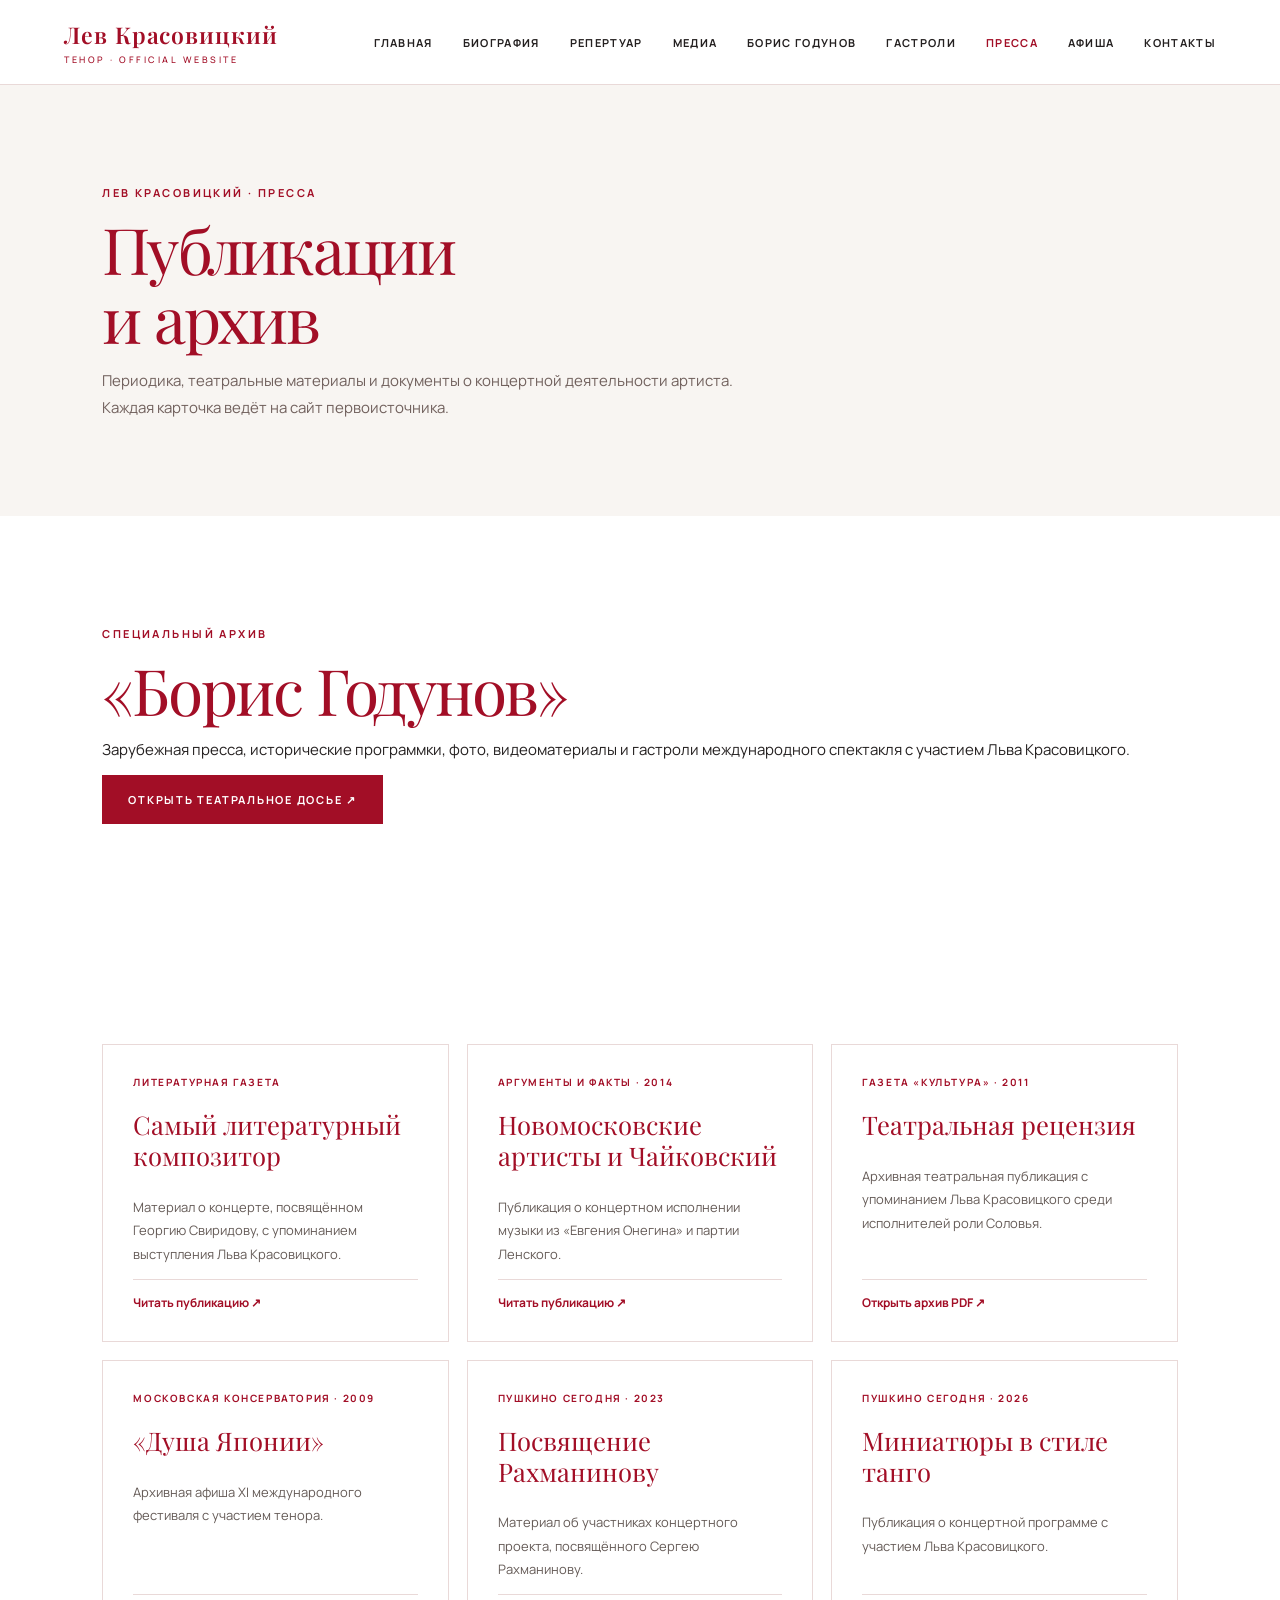
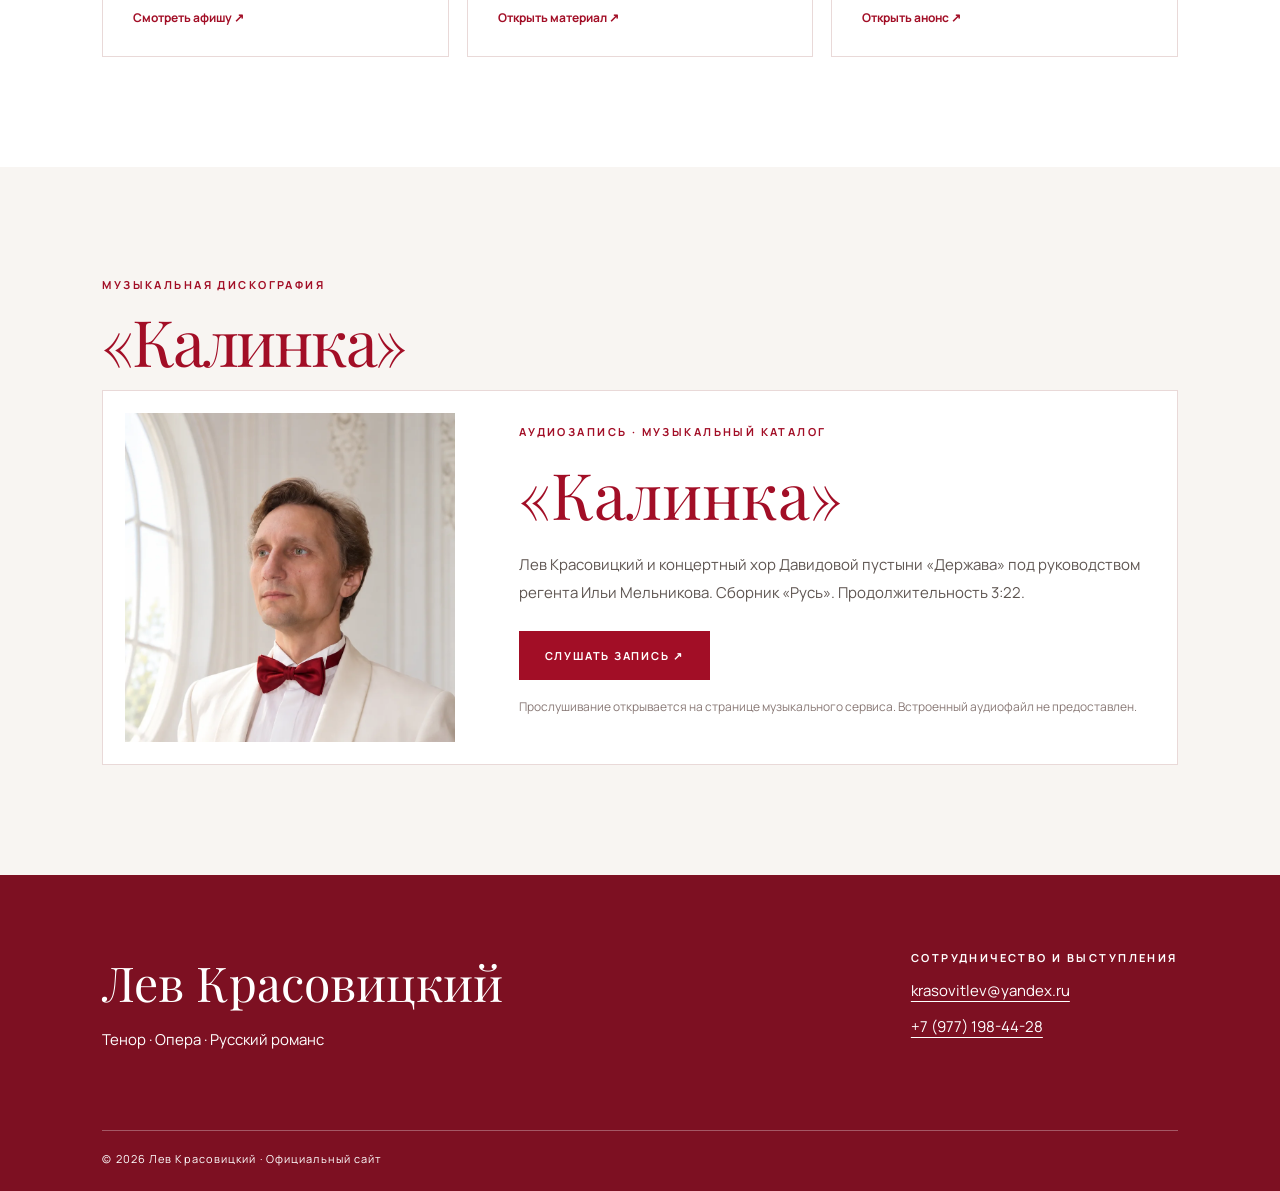
<file: press.html>
<!DOCTYPE html>
<html lang="ru"><head><meta charset="utf-8"/><meta content="width=device-width, initial-scale=1" name="viewport"/><meta content="#a20e26" name="theme-color"/><meta content="Лев Красовицкий — тенор. Опера, русский романс, концертные программы. Биография, репертуар, видео и контакты." name="description"/><title>Лев Красовицкий — тенор | Официальный сайт</title><link href="assets/css/site.css" rel="stylesheet"/></head><body><div class="preloader"><div>Лев Красовицкий<small>Тенор · Официальный сайт</small></div></div><header class="site-header"><a class="brand" href="index.html">Лев Красовицкий<small>Тенор · Official website</small></a><button aria-expanded="false" aria-label="Открыть меню" class="menu-button" type="button">☰</button><nav aria-label="Главное меню" class="nav"><a class="" href="index.html">Главная</a><a class="" href="about.html">Биография</a><a class="" href="repertoire.html">Репертуар</a><a class="" href="media.html">Медиа</a><a href="godunov.html">Борис Годунов</a><a href="tours.html">Гастроли</a><a class="active" href="press.html">Пресса</a><a class="" href="schedule.html">Афиша</a><a class="" href="contacts.html">Контакты</a></nav></header><main><div class="page-hero"><div class="eyebrow">Лев Красовицкий · Пресса</div><h1>Публикации<br/>и архив</h1><p>Периодика, театральные материалы и документы о концертной деятельности артиста. Каждая карточка ведёт на сайт первоисточника.</p></div><section class="section archive-press-note"><div class="eyebrow">Специальный архив</div><h2>«Борис Годунов»</h2><p>Зарубежная пресса, исторические программки, фото, видеоматериалы и гастроли международного спектакля с участием Льва Красовицкого.</p><a class="btn" href="godunov.html">Открыть театральное досье ↗</a></section><section class="section"><div class="press-grid">
<article class="press-card reveal"><div class="press-source">Литературная газета</div><h3>Самый литературный композитор</h3><p>Материал о концерте, посвящённом Георгию Свиридову, с упоминанием выступления Льва Красовицкого.</p><a href="https://lgz.ru/article/samyy-literaturnyy-kompozitor/" rel="noopener noreferrer" target="_blank">Читать публикацию ↗</a></article>
<article class="press-card reveal"><div class="press-source">Аргументы и факты · 2014</div><h3>Новомосковские артисты и Чайковский</h3><p>Публикация о концертном исполнении музыки из «Евгения Онегина» и партии Ленского.</p><a href="https://tula.aif.ru/culture/events/1168665" rel="noopener noreferrer" target="_blank">Читать публикацию ↗</a></article>
<article class="press-card reveal"><div class="press-source">Газета «Культура» · 2011</div><h3>Театральная рецензия</h3><p>Архивная театральная публикация с упоминанием Льва Красовицкого среди исполнителей роли Соловья.</p><a href="https://portal-kultura.ru/upload/iblock/ea8/2011_03_17_08.pdf" rel="noopener noreferrer" target="_blank">Открыть архив PDF ↗</a></article>
<article class="press-card reveal"><div class="press-source">Московская консерватория · 2009</div><h3>«Душа Японии»</h3><p>Архивная афиша XI международного фестиваля с участием тенора.</p><a href="https://www.mosconsv.ru/en/eventdet/27107" rel="noopener noreferrer" target="_blank">Смотреть афишу ↗</a></article>
<article class="press-card reveal"><div class="press-source">Пушкино Сегодня · 2023</div><h3>Посвящение Рахманинову</h3><p>Материал об участниках концертного проекта, посвящённого Сергею Рахманинову.</p><a href="https://pushkino.tv/people/zhitar-ekaterina/" rel="noopener noreferrer" target="_blank">Открыть материал ↗</a></article>
<article class="press-card reveal"><div class="press-source">Пушкино Сегодня · 2026</div><h3>Миниатюры в стиле танго</h3><p>Публикация о концертной программе с участием Льва Красовицкого.</p><a href="https://pushkino.tv/news/otdykh-i-razvlecheniya/183525/" rel="noopener noreferrer" target="_blank">Открыть анонс ↗</a></article>
</div></section><section class="section light"><div class="eyebrow">Музыкальная дискография</div><h2>«Калинка»</h2><div class="audio-feature reveal"><div class="audio-art"><img alt="Лев Красовицкий — тенор" loading="lazy" src="assets/img/white-close.webp"/></div><div class="audio-copy"><div class="eyebrow">Аудиозапись · Музыкальный каталог</div><h3>«Калинка»</h3><p>Лев Красовицкий и концертный хор Давидовой пустыни «Держава» под руководством регента Ильи Мельникова. Сборник «Русь». Продолжительность 3:22.</p><a class="btn" href="https://music.mts.ru/artist/15577587" rel="noopener noreferrer" target="_blank">Слушать запись ↗</a><p class="audio-note">Прослушивание открывается на странице музыкального сервиса. Встроенный аудиофайл не предоставлен.</p></div></div></section></main><footer class="footer"><div class="footer-grid"><div><h2>Лев Красовицкий</h2><p>Тенор · Опера · Русский романс</p></div><div><div class="eyebrow" style="color:white">Сотрудничество и выступления</div><p><a href="mailto:krasovitlev@yandex.ru">krasovitlev@yandex.ru</a></p><p><a href="tel:+79771984428">+7 (977) 198-44-28</a></p></div></div><div class="copyright">© 2026 Лев Красовицкий · Официальный сайт</div></footer><script src="assets/js/site.js"></script></body></html>
</file>
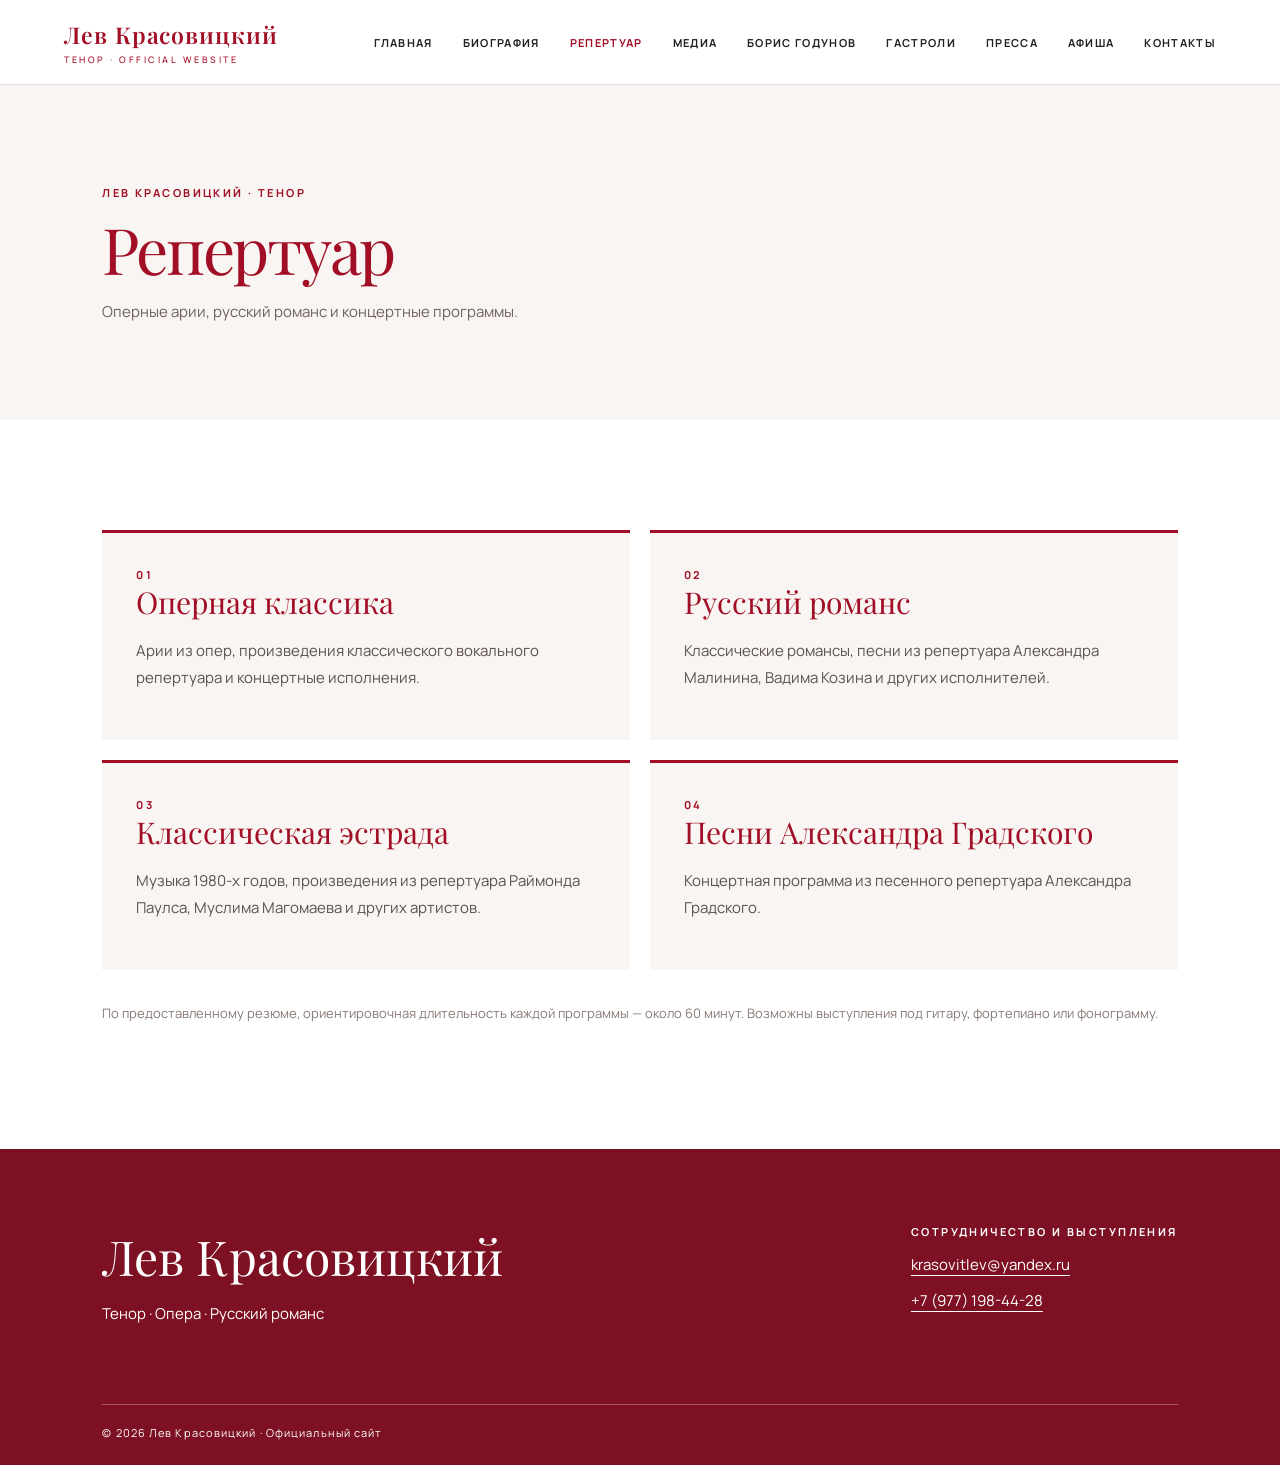
<file: repertoire.html>
<!DOCTYPE html>
<html lang="ru"><head><meta charset="utf-8"/><meta content="width=device-width, initial-scale=1" name="viewport"/><meta content="#a20e26" name="theme-color"/><meta content="Лев Красовицкий — тенор. Опера, русский романс, концертные программы. Биография, репертуар, видео и контакты." name="description"/><title>Лев Красовицкий — тенор | Официальный сайт</title><link href="assets/css/site.css" rel="stylesheet"/></head><body><div class="preloader"><div>Лев Красовицкий<small>Тенор · Официальный сайт</small></div></div><header class="site-header"><a class="brand" href="index.html">Лев Красовицкий<small>Тенор · Official website</small></a><button aria-expanded="false" aria-label="Открыть меню" class="menu-button" type="button">☰</button><nav aria-label="Главное меню" class="nav"><a class="" href="index.html">Главная</a><a class="" href="about.html">Биография</a><a class="active" href="repertoire.html">Репертуар</a><a class="" href="media.html">Медиа</a><a href="godunov.html">Борис Годунов</a><a href="tours.html">Гастроли</a><a class="" href="press.html">Пресса</a><a class="" href="schedule.html">Афиша</a><a class="" href="contacts.html">Контакты</a></nav></header><main><div class="page-hero"><div class="eyebrow">Лев Красовицкий · Тенор</div><h1>Репертуар</h1><p>Оперные арии, русский романс и концертные программы.</p></div><section class="section"><div class="rep-list"><div class="rep-item"><div class="eyebrow">01</div><h3>Оперная классика</h3><p>Арии из опер, произведения классического вокального репертуара и концертные исполнения.</p></div><div class="rep-item"><div class="eyebrow">02</div><h3>Русский романс</h3><p>Классические романсы, песни из репертуара Александра Малинина, Вадима Козина и других исполнителей.</p></div><div class="rep-item"><div class="eyebrow">03</div><h3>Классическая эстрада</h3><p>Музыка 1980-х годов, произведения из репертуара Раймонда Паулса, Муслима Магомаева и других артистов.</p></div><div class="rep-item"><div class="eyebrow">04</div><h3>Песни Александра Градского</h3><p>Концертная программа из песенного репертуара Александра Градского.</p></div></div><p class="note" style="margin-top:32px">По предоставленному резюме, ориентировочная длительность каждой программы — около 60 минут. Возможны выступления под гитару, фортепиано или фонограмму.</p></section></main><footer class="footer"><div class="footer-grid"><div><h2>Лев Красовицкий</h2><p>Тенор · Опера · Русский романс</p></div><div><div class="eyebrow" style="color:white">Сотрудничество и выступления</div><p><a href="mailto:krasovitlev@yandex.ru">krasovitlev@yandex.ru</a></p><p><a href="tel:+79771984428">+7 (977) 198-44-28</a></p></div></div><div class="copyright">© 2026 Лев Красовицкий · Официальный сайт</div></footer><script src="assets/js/site.js"></script></body></html>
</file>
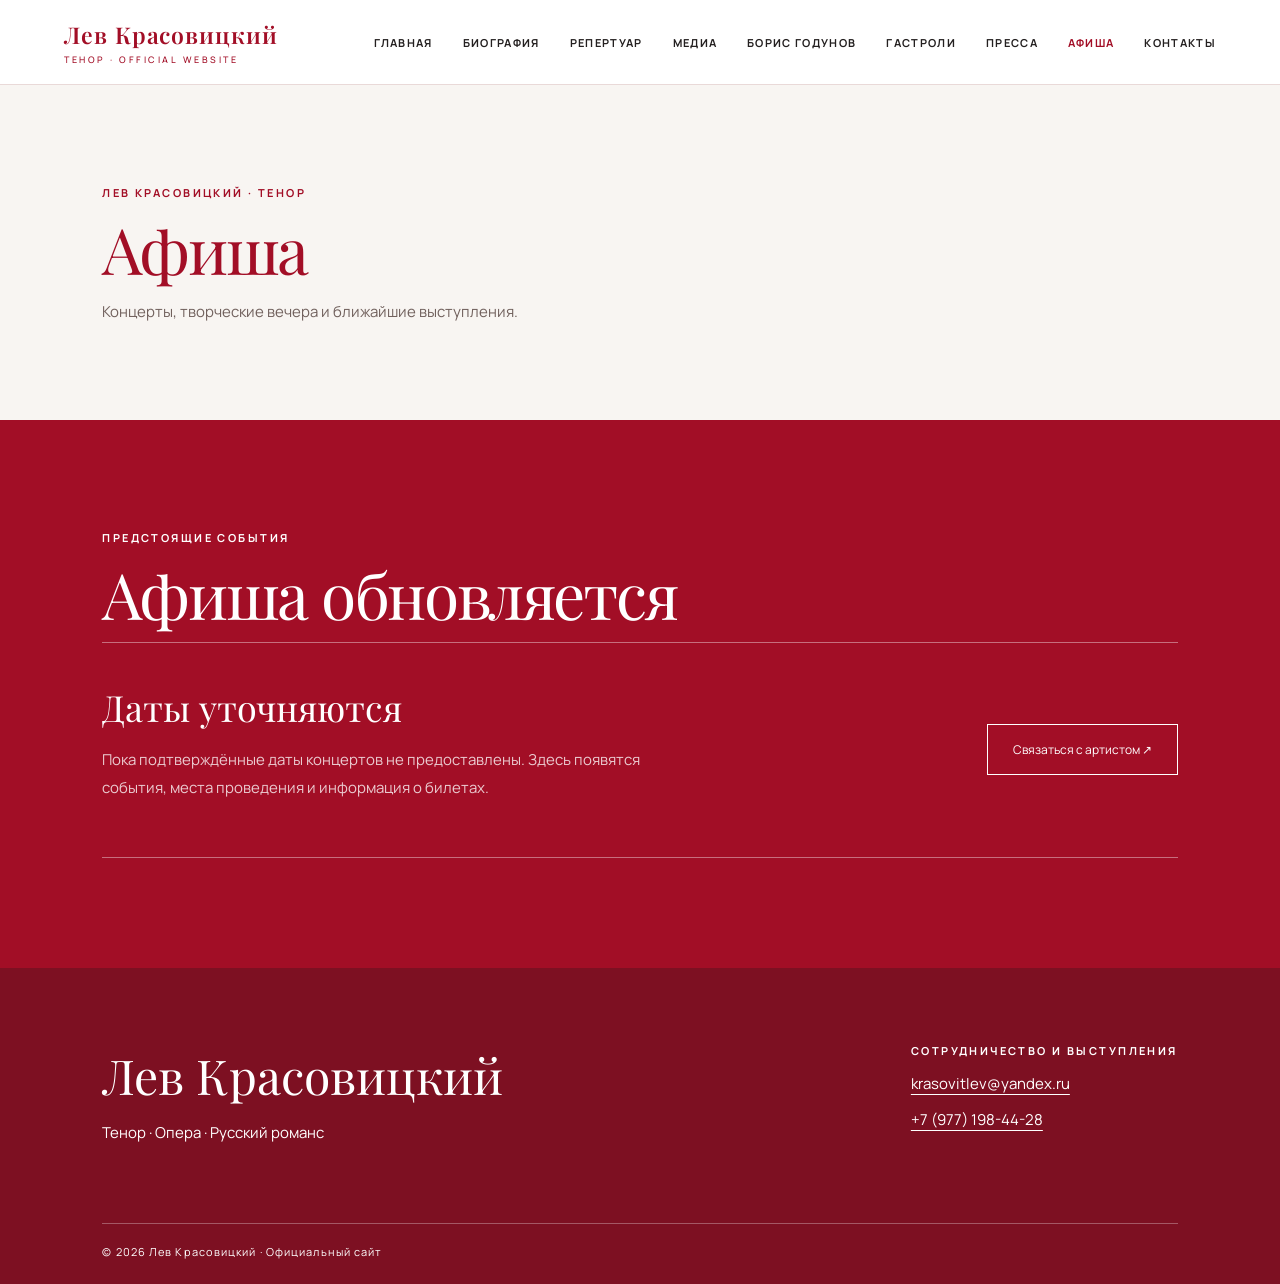
<file: schedule.html>
<!DOCTYPE html>
<html lang="ru"><head><meta charset="utf-8"/><meta content="width=device-width, initial-scale=1" name="viewport"/><meta content="#a20e26" name="theme-color"/><meta content="Лев Красовицкий — тенор. Опера, русский романс, концертные программы. Биография, репертуар, видео и контакты." name="description"/><title>Лев Красовицкий — тенор | Официальный сайт</title><link href="assets/css/site.css" rel="stylesheet"/></head><body><div class="preloader"><div>Лев Красовицкий<small>Тенор · Официальный сайт</small></div></div><header class="site-header"><a class="brand" href="index.html">Лев Красовицкий<small>Тенор · Official website</small></a><button aria-expanded="false" aria-label="Открыть меню" class="menu-button" type="button">☰</button><nav aria-label="Главное меню" class="nav"><a class="" href="index.html">Главная</a><a class="" href="about.html">Биография</a><a class="" href="repertoire.html">Репертуар</a><a class="" href="media.html">Медиа</a><a href="godunov.html">Борис Годунов</a><a href="tours.html">Гастроли</a><a class="" href="press.html">Пресса</a><a class="active" href="schedule.html">Афиша</a><a class="" href="contacts.html">Контакты</a></nav></header><main><div class="page-hero"><div class="eyebrow">Лев Красовицкий · Тенор</div><h1>Афиша</h1><p>Концерты, творческие вечера и ближайшие выступления.</p></div><section class="section red-section"><div class="eyebrow">Предстоящие события</div><h2>Афиша обновляется</h2><div class="schedule-box"><div><strong>Даты уточняются</strong><p>Пока подтверждённые даты концертов не предоставлены. Здесь появятся события, места проведения и информация о билетах.</p></div><a href="contacts.html">Связаться с артистом ↗</a></div></section></main><footer class="footer"><div class="footer-grid"><div><h2>Лев Красовицкий</h2><p>Тенор · Опера · Русский романс</p></div><div><div class="eyebrow" style="color:white">Сотрудничество и выступления</div><p><a href="mailto:krasovitlev@yandex.ru">krasovitlev@yandex.ru</a></p><p><a href="tel:+79771984428">+7 (977) 198-44-28</a></p></div></div><div class="copyright">© 2026 Лев Красовицкий · Официальный сайт</div></footer><script src="assets/js/site.js"></script></body></html>
</file>
<file: assets/css/site.css>
@import url('https://fonts.googleapis.com/css2?family=Manrope:wght@400;500;600;700&family=Playfair+Display:ital,wght@0,400;0,500;0,600;1,400;1,500&display=swap');
:root{--red:#a20e26;--deep:#710b1a;--ink:#242020;--cream:#fffefd;--soft:#f8f5f2;--line:#e9d9d8;--serif:'Playfair Display',Georgia,serif;--sans:Manrope,Arial,sans-serif}*{box-sizing:border-box}html{scroll-behavior:smooth}body{margin:0;background:white;color:var(--ink);font-family:var(--sans);font-size:15px}a{color:inherit;text-decoration:none}img{display:block;max-width:100%}button{font:inherit}::selection{background:var(--red);color:white}.site-header{height:85px;display:flex;align-items:center;justify-content:space-between;position:sticky;top:0;z-index:100;background:rgba(255,255,255,.96);border-bottom:1px solid var(--line);padding:0 5vw;backdrop-filter:blur(12px)}.brand{font-family:var(--serif);font-size:23px;font-weight:600;letter-spacing:.04em;color:var(--red)}.brand small{display:block;font:500 9px var(--sans);letter-spacing:.28em;text-transform:uppercase;margin-top:3px}.nav{display:flex;align-items:center;gap:30px;font-size:11px;text-transform:uppercase;letter-spacing:.12em;font-weight:700}.nav a:hover,.active{color:var(--red)}.nav .nav-contact{padding:13px 19px;background:var(--red);color:white!important}.menu-button{display:none;border:0;background:none;color:var(--red);font-size:26px}.eyebrow{font-size:11px;color:var(--red);text-transform:uppercase;letter-spacing:.22em;font-weight:700}.hero{min-height:calc(100svh - 85px);display:grid;grid-template-columns:44% 56%;background:var(--soft)}.hero-copy{padding:8vw 5vw 6vw 8vw;display:flex;flex-direction:column;justify-content:center;align-items:flex-start}.hero h1{font:500 clamp(60px,7.4vw,133px)/.99 var(--serif);color:var(--red);letter-spacing:-.055em;margin:27px 0}.hero h1 em{font-weight:400}.hero-tag{font-size:14px;letter-spacing:.2em;text-transform:uppercase;border-top:1px solid var(--red);padding-top:16px;color:var(--red);font-weight:600}.hero-copy p{font-size:14px;line-height:1.85;max-width:400px;margin:28px 0 36px;color:#695e5c}.hero-image{position:relative;overflow:hidden;min-height:640px}.hero-image img{width:100%;height:100%;position:absolute;object-fit:cover;object-position:50% 28%}.hero-image:after{content:'';position:absolute;inset:0;background:linear-gradient(90deg,rgba(248,245,242,.08),transparent 20%)}.btn{display:inline-flex;align-items:center;gap:20px;padding:16px 25px;background:var(--red);border:1px solid var(--red);color:white;font-size:11px;font-weight:700;letter-spacing:.16em;text-transform:uppercase;transition:.25s}.btn:hover{background:var(--deep)}.btn.outline{background:transparent;color:var(--red)}.btn.outline:hover{background:var(--red);color:white}.hero-actions{display:flex;flex-wrap:wrap;gap:12px}.strip{background:var(--red);color:white;text-align:center;padding:19px 20px;font-size:10px;font-weight:700;letter-spacing:.24em;text-transform:uppercase}.section{padding:110px 8vw}.section-intro{display:flex;align-items:end;justify-content:space-between;gap:40px;margin-bottom:52px}.section h2,.page-hero h1{font:400 clamp(45px,5vw,85px)/1.08 var(--serif);color:var(--red);letter-spacing:-.035em;margin:14px 0}.section h2 em{font-weight:400}.section-desc{max-width:430px;color:#746864;line-height:1.8}.story{display:grid;grid-template-columns:1fr 1fr;gap:9vw;align-items:center}.story img{width:100%;max-height:720px;object-fit:cover;object-position:top}.story p,.prose p{line-height:1.95;color:#574e4a;font-size:16px}.story .lead{font:400 clamp(25px,2.8vw,42px)/1.35 var(--serif);color:var(--red)}.light{background:var(--soft)}.red-section{background:var(--red);color:white}.red-section h2,.red-section .eyebrow,.red-section .section-desc{color:white}.cards{display:grid;grid-template-columns:repeat(3,1fr);gap:20px}.card{background:white;border:1px solid var(--line);overflow:hidden}.card img{width:100%;aspect-ratio:4/4.7;object-fit:cover;object-position:top}.card-body{padding:27px}.card h3{font:400 29px var(--serif);color:var(--red);margin:8px 0 13px}.card p{color:#6c6260;line-height:1.7}.card .small{font-size:10px;letter-spacing:.16em;color:var(--red);font-weight:700;text-transform:uppercase}.schedule-box{border-top:1px solid rgba(255,255,255,.4);border-bottom:1px solid rgba(255,255,255,.4);padding:40px 0;display:flex;justify-content:space-between;align-items:center;gap:30px}.schedule-box strong{display:block;font:400 36px var(--serif);margin-bottom:10px}.schedule-box p{max-width:560px;color:rgba(255,255,255,.78);line-height:1.85}.schedule-box a{border:1px solid white;color:white;padding:16px 25px;white-space:nowrap;font-size:12px}.gallery{display:grid;grid-template-columns:repeat(3,1fr);gap:14px}.gallery a{overflow:hidden}.gallery img{width:100%;height:390px;object-fit:cover;object-position:top;transition:transform .5s}.gallery a:hover img{transform:scale(1.04)}.video-grid{display:grid;grid-template-columns:repeat(2,1fr);gap:24px}.video-card{background:white;border:1px solid var(--line)}.video-card video{display:block;width:100%;aspect-ratio:16/9;object-fit:contain;background:#1f1919}.video-card div{padding:20px 24px}.video-card h3{font:400 25px var(--serif);color:var(--red);margin:0 0 8px}.video-card p{font-size:13px;color:#716565;line-height:1.7}.footer{background:#7d1022;color:white;padding:75px 8vw 25px}.footer-grid{display:flex;justify-content:space-between;gap:35px;flex-wrap:wrap}.footer h2{font:400 48px var(--serif);margin:0 0 15px}.footer a{text-decoration:underline;text-underline-offset:5px}.footer .copyright{border-top:1px solid #ffffff4d;margin-top:65px;padding-top:20px;font-size:11px;letter-spacing:.1em}.page-hero{background:var(--soft);padding:100px 8vw 80px}.page-hero p{line-height:1.8;max-width:650px;color:#71615d}.two-col{display:grid;grid-template-columns:40% 1fr;gap:7vw;align-items:start}.two-col img{width:100%}.timeline{border-top:1px solid var(--line)}.timeline-item{border-bottom:1px solid var(--line);padding:28px 0;display:grid;grid-template-columns:120px 1fr;gap:25px}.timeline-item strong{color:var(--red)}.timeline-item h3{margin:0 0 6px;font:400 25px var(--serif);color:var(--red)}.timeline-item p{margin:0;color:#655b57;line-height:1.75}.rep-list{display:grid;grid-template-columns:repeat(2,1fr);gap:20px}.rep-item{padding:34px;background:var(--soft);border-top:3px solid var(--red)}.rep-item h3{font:400 30px var(--serif);color:var(--red);margin:0 0 15px}.rep-item p{line-height:1.8;color:#5d5250}.contact-list{font:400 clamp(20px,3vw,36px)/1.8 var(--serif);color:var(--red)}.contact-list a{text-decoration:underline;text-underline-offset:6px}.note{font-size:13px;line-height:1.8;color:#887a75}.backlink{color:var(--red);font-size:12px;letter-spacing:.12em;text-transform:uppercase}.reveal{opacity:0;transform:translateY(25px);transition:opacity .7s,transform .7s}.reveal.visible{opacity:1;transform:none}.preloader{position:fixed;inset:0;background:var(--red);color:white;display:flex;align-items:center;justify-content:center;z-index:9999;transition:opacity .5s,visibility .5s}.preloader.done{opacity:0;visibility:hidden}.preloader div{text-align:center;font:400 clamp(30px,5vw,70px) var(--serif)}.preloader small{display:block;font:500 11px var(--sans);letter-spacing:.3em;margin-top:18px;text-transform:uppercase}@media(max-width:900px){.site-header{height:72px}.nav{display:none;position:absolute;top:72px;left:0;right:0;background:white;padding:22px 5vw 32px;flex-direction:column;align-items:flex-start;box-shadow:0 12px 20px #0001}.nav.open{display:flex}.menu-button{display:block}.hero{grid-template-columns:1fr}.hero-copy{padding:80px 7vw}.hero-image{min-height:70svh;order:-1}.hero-image img{object-position:center 21%}.hero h1{font-size:clamp(58px,12vw,100px)}.section{padding:70px 6vw}.section-intro,.story,.two-col{display:block}.section-intro .section-desc{margin-top:14px}.story img{margin-bottom:34px}.cards,.gallery{grid-template-columns:repeat(2,1fr)}.video-grid{grid-template-columns:1fr}}@media(max-width:600px){.hero-image{min-height:54svh}.hero-copy{padding:50px 7vw}.brand{font-size:18px}.cards,.gallery,.rep-list{grid-template-columns:1fr}.gallery img{height:440px}.schedule-box{display:block}.schedule-box a{display:inline-block;margin-top:15px}.timeline-item{grid-template-columns:1fr;gap:5px}.page-hero{padding:70px 7vw 45px}.footer h2{font-size:38px}}
/* Press and recording update */
.press-grid{display:grid;grid-template-columns:repeat(3,minmax(0,1fr));gap:18px}.press-card{border:1px solid var(--line);background:white;min-height:295px;padding:30px;display:flex;flex-direction:column}.press-source{color:var(--red);font-size:10px;font-weight:700;text-transform:uppercase;letter-spacing:.16em}.press-card h3{font:400 clamp(23px,2vw,31px)/1.2 var(--serif);color:var(--red);margin:20px 0 12px}.press-card p{color:#655b57;line-height:1.8;font-size:13px;flex:1}.press-card a{color:var(--red);font-weight:700;font-size:12px;padding-top:14px;border-top:1px solid var(--line)}.audio-feature{display:grid;grid-template-columns:32% 1fr;align-items:center;gap:5vw;background:#fff;border:1px solid var(--line);padding:22px}.audio-art img{aspect-ratio:1;object-fit:cover;object-position:top;width:100%}.audio-copy h3{font:400 clamp(38px,5vw,76px) var(--serif);color:var(--red);margin:12px 0}.audio-copy p{line-height:1.85;color:#5f5652}.audio-copy .audio-note{font-size:12px;color:#897976;margin-top:16px}.video-card .small{font-size:10px;color:var(--red);font-weight:700;letter-spacing:.12em;text-transform:uppercase;margin-bottom:8px}.video-card.video-portrait video{object-fit:contain;aspect-ratio:16/9}.video-card video{background:#150f11}.press-card a:hover{text-decoration:underline}.audio-copy .btn{margin-top:10px}@media(max-width:900px){.press-grid{grid-template-columns:repeat(2,1fr)}}@media(max-width:600px){.press-grid,.audio-feature{grid-template-columns:1fr}.video-card.video-portrait video{aspect-ratio:9/12}.press-card{min-height:auto}}

/* Documentary theatre archive */
.archive-feature{display:grid;grid-template-columns:minmax(170px,.65fr) minmax(0,1.35fr);gap:clamp(25px,5vw,85px);align-items:center}.archive-feature img{width:100%;height:auto;aspect-ratio:3/4;object-fit:cover}.archive-feature h3{font-size:clamp(25px,3vw,46px);margin:0 0 22px}.archive-feature p{line-height:1.75}.archive-notice{border-left:3px solid #9d1830;padding-left:18px;font-size:.93rem}.archive-timeline{margin-top:36px;display:grid;gap:0;border-top:1px solid #d7c6c3}.archive-time{display:grid;grid-template-columns:130px 1fr;gap:20px;border-bottom:1px solid #d7c6c3;padding:20px 0}.archive-time strong{color:#a20e26;font-size:1.25rem}.archive-time p{margin:0;line-height:1.6}.archive-links{display:grid;grid-template-columns:repeat(3,minmax(0,1fr));gap:16px;margin-top:34px}.archive-card{border:1px solid #d9cdca;padding:25px;background:#fff;color:#231c1b;min-width:0}.archive-card h3{font-size:clamp(20px,1.8vw,26px);line-height:1.2;margin:15px 0}.archive-card p{line-height:1.6}.archive-card a{display:block;color:#9f1730;font-weight:600;margin-top:13px;text-decoration:underline;text-underline-offset:4px;overflow-wrap:anywhere}.archive-spotlight{border-top:1px solid #e5d5d2}@media(max-width:900px){.archive-links{grid-template-columns:repeat(2,minmax(0,1fr))}}@media(max-width:650px){.archive-feature,.archive-links{grid-template-columns:1fr}.archive-feature img{max-width:340px}.archive-time{grid-template-columns:1fr;gap:5px}.archive-card{padding:20px}}
</file>
<file: assets/css/tours.css>
.tour-opening{padding:115px 8vw 70px;background:linear-gradient(120deg,#8c1026,#4d0816);color:#fff}.tour-opening .eyebrow{color:#eed0d4}.tour-opening h1{font:400 clamp(54px,8vw,138px)/1 var(--serif);letter-spacing:-.05em;margin:20px 0}.tour-opening h1 em{font-weight:400;color:#e7b9ba}.tour-opening>p{max-width:770px;line-height:1.9;color:#f3dfe0}.tour-summary{display:flex;gap:clamp(22px,5vw,100px);flex-wrap:wrap;margin-top:45px;padding-top:25px;border-top:1px solid #ffffff66}.tour-summary div{display:flex;flex-direction:column;max-width:200px}.tour-summary strong{font:400 43px var(--serif)}.tour-summary span{font-size:11px;line-height:1.5;color:#efd4d7}.tour-gallery-section{padding:85px 8vw;background:#fff}.tour-head{display:flex;align-items:end;justify-content:space-between;margin-bottom:30px;gap:20px}.tour-head h2{font:400 clamp(38px,5vw,70px)/1.1 var(--serif);color:var(--red);margin:12px 0}.tour-controls{display:flex;align-items:center;gap:15px}.tour-controls button{width:53px;height:53px;border:1px solid #a20e26;background:#a20e26;color:white;font-size:24px;cursor:pointer}.tour-controls button:hover{background:#710b1a}.tour-controls span{font:600 12px var(--sans);color:var(--red);white-space:nowrap}.tour-slider{display:flex;overflow-x:auto;scroll-snap-type:x mandatory;scrollbar-width:none;overscroll-behavior-inline:contain}.tour-slider::-webkit-scrollbar{display:none}.tour-slide{flex:0 0 100%;scroll-snap-align:start;display:grid;grid-template-columns:minmax(0,1.3fr) minmax(300px,.7fr);min-height:510px;border:1px solid #eddddd}.tour-visual{position:relative;min-width:0;background:#3f0914;overflow:hidden}.tour-visual img{width:100%;height:100%;position:absolute;inset:0;object-fit:cover}.tour-count{position:absolute;top:24px;left:24px;background:#8c1026;color:#fff;padding:12px 17px;font-weight:700;letter-spacing:.15em;font-size:12px}.tour-caption{padding:clamp(30px,5vw,70px);display:flex;flex-direction:column;justify-content:center}.tour-caption h2{font:400 clamp(30px,3.5vw,60px)/1.15 var(--serif);color:var(--red);margin:18px 0}.tour-caption p{color:#665857;line-height:1.9}.tour-caption a{color:var(--red);font-size:12px;font-weight:700;margin-top:25px;text-decoration:underline;text-underline-offset:6px}.tour-status{border-top:1px solid #e6d8d5;padding-top:14px;color:#945162;font-size:12px}.tour-fallback{height:100%;min-height:380px;background:radial-gradient(circle at 70% 30%,#b95363,#4b0715 75%);color:white;display:flex;flex-direction:column;align-items:center;justify-content:center;gap:20px}.tour-fallback span{font:400 130px var(--serif);opacity:.5}.tour-fallback small{letter-spacing:.13em;text-transform:uppercase}.tour-dots{display:flex;gap:8px;justify-content:center;margin-top:24px}.tour-dots button{width:9px;height:9px;background:#e9cdd2;border:0;border-radius:50%;cursor:pointer;padding:0}.tour-dots button.active{width:35px;border-radius:6px;background:#9f1028}.tour-image-note{max-width:750px;font-size:12px;line-height:1.7;color:#817170;margin:25px auto 0;text-align:center}.tour-evidence{display:grid;grid-template-columns:repeat(3,1fr);gap:18px}.tour-evidence>div{padding:35px;border-top:3px solid #a20e26;background:#fff}.tour-evidence strong{font-size:12px;color:var(--red)}.tour-evidence h3{font:400 30px var(--serif);color:var(--red)}.tour-evidence p{line-height:1.8;color:#6c6060}.tour-evidence a,.tour-source-links a{color:var(--red);text-decoration:underline;text-underline-offset:5px}.tour-source-links{display:grid;grid-template-columns:repeat(2,1fr);gap:18px}.tour-source-links a{padding:20px;border:1px solid #e8d5d5}.tour-home{display:grid;grid-template-columns:1fr 1fr;align-items:center;gap:7vw;background:#fff6f5}.tour-home-photo{min-height:435px;position:relative}.tour-home-photo img{position:absolute;width:100%;height:100%;object-fit:cover}.tour-home-copy h2{font:400 clamp(40px,5vw,75px)/1.12 var(--serif);color:var(--red)}.tour-home-copy p{line-height:1.9;color:#655b59}.tour-home-copy .btn{margin-top:20px}.troika-player{margin:35px 0;background:linear-gradient(115deg,#fff 0%,#fff5f5 60%,#fff 100%);border:1px solid #ecd7da;box-shadow:0 28px 65px rgba(99,13,35,.07);padding:clamp(20px,3vw,45px)}.troika-player__header{display:flex;justify-content:space-between;gap:20px}.troika-player__accent{color:#aa1b34;font-size:12px}.troika-player__main{display:grid;grid-template-columns:210px 1fr;gap:clamp(22px,4vw,65px);align-items:center;margin-top:24px}.troika-player__art img{width:100%;aspect-ratio:1;object-fit:cover}.troika-player__body h3{font:400 clamp(35px,4vw,62px) var(--serif);color:#a20e26;margin:0 0 4px}.troika-player__body>p{color:#7e676a;margin:0 0 12px}.troika-visualizer{display:block;width:100%;height:130px;background:linear-gradient(90deg,#a20e26,#d52c45 47%,#75071d);border-radius:2px}.troika-controls{display:flex;align-items:center;gap:14px;margin-top:22px}.troika-controls button{border:0;cursor:pointer}.troika-play{width:52px;height:52px;flex:0 0 52px;background:#9e1029;color:white;border-radius:50%;font-size:20px}.troika-play:disabled{opacity:.45;cursor:not-allowed}.troika-mute{background:none;color:#9e1029;font-size:19px}.troika-time{white-space:nowrap;font-size:11px;color:#8f4554;font-variant-numeric:tabular-nums}.troika-seek{flex:1;accent-color:#9e1029;min-width:25px}.troika-filelabel{cursor:pointer;display:inline-block;border:1px solid #b41d38;color:#9e1029;padding:10px 16px;font-size:11px;font-weight:700;text-transform:uppercase;letter-spacing:.08em}.troika-upload{display:flex;align-items:center;flex-wrap:wrap;gap:15px;margin-top:16px}.troika-message{font-size:11px;color:#946b72}.troika-mute:disabled{opacity:.4}.troika-seek:disabled{opacity:.35}@media(max-width:900px){.tour-slide{grid-template-columns:1fr}.tour-visual{min-height:380px}.tour-caption{min-height:300px}.tour-evidence{grid-template-columns:1fr}.tour-home{grid-template-columns:1fr}.tour-home-photo{min-height:360px}}@media(max-width:600px){.tour-opening{padding:75px 7vw 50px}.tour-gallery-section{padding:55px 6vw}.tour-head{display:block}.tour-controls{margin:18px 0}.tour-visual{min-height:290px}.tour-caption{padding:30px}.tour-source-links{grid-template-columns:1fr}.troika-player__main{grid-template-columns:1fr}.troika-player__art{max-width:175px}.troika-controls{flex-wrap:wrap}.troika-seek{min-width:120px}}
</file>
